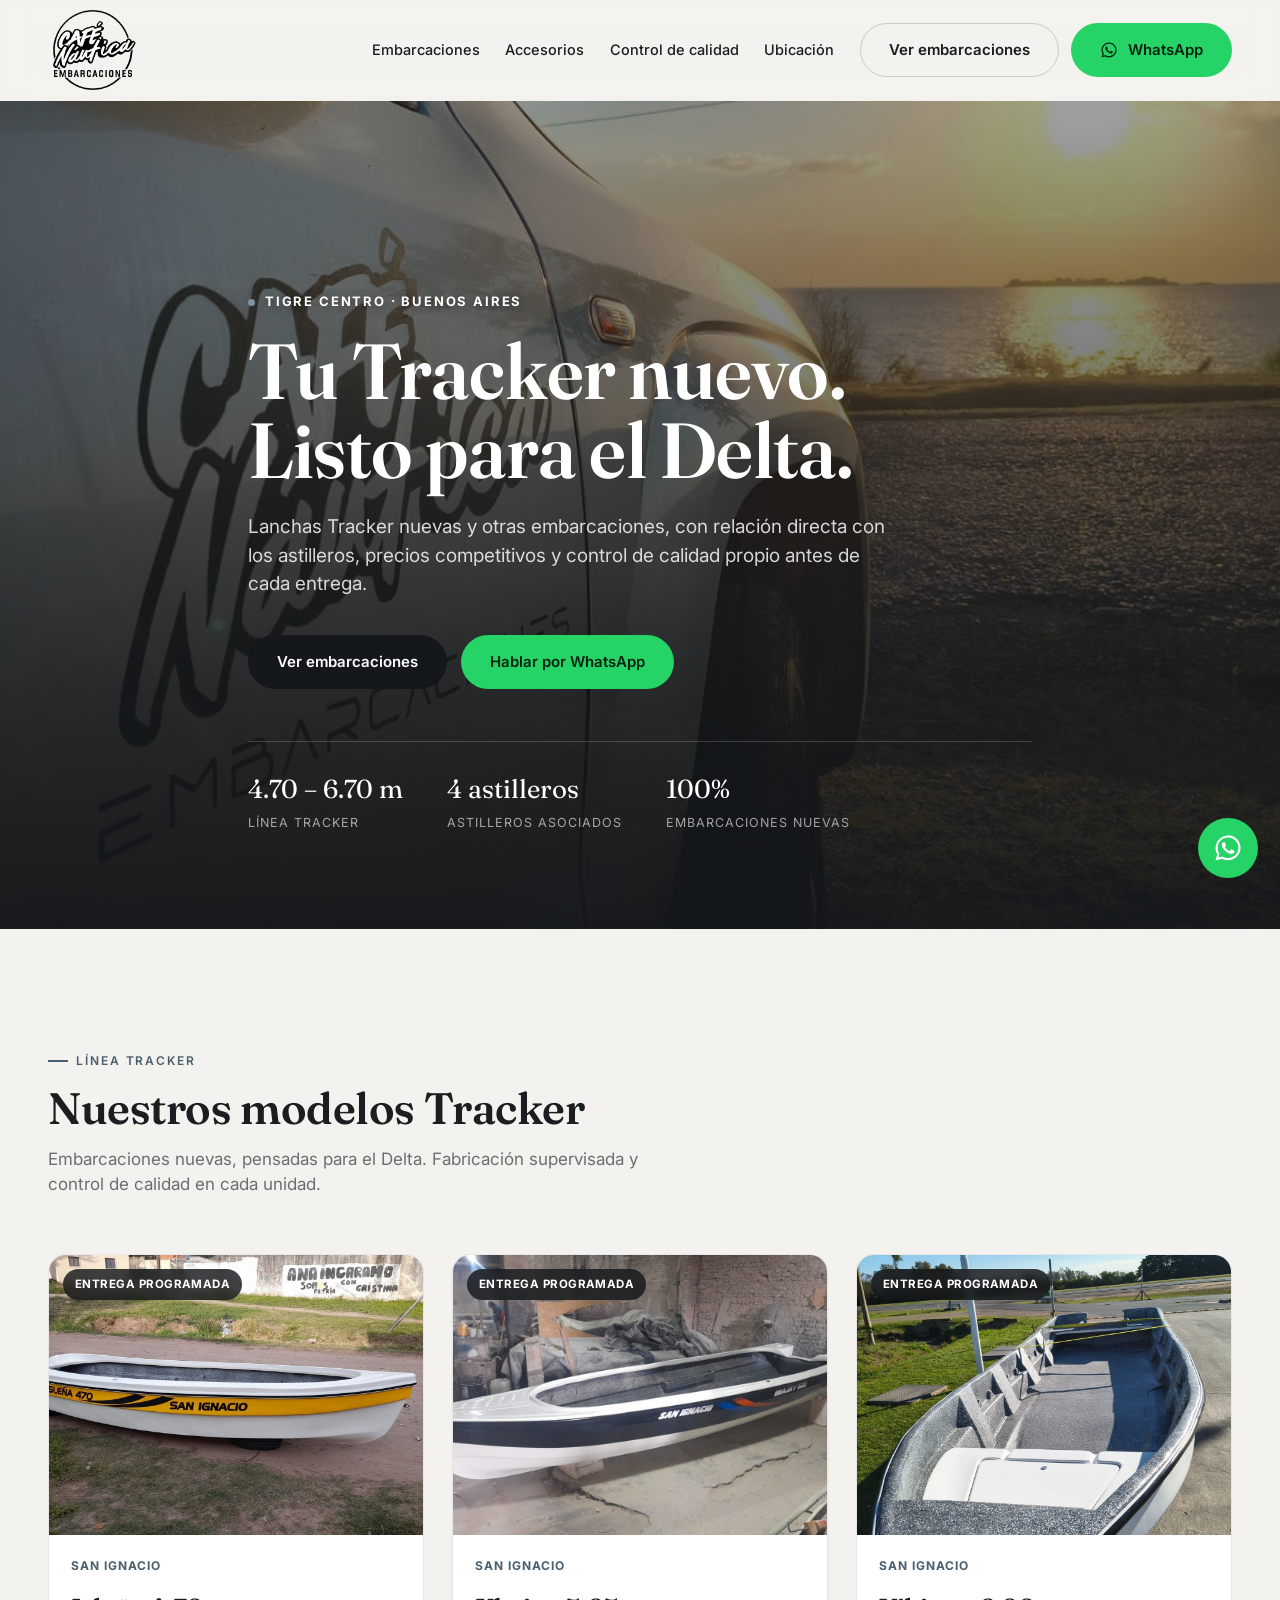
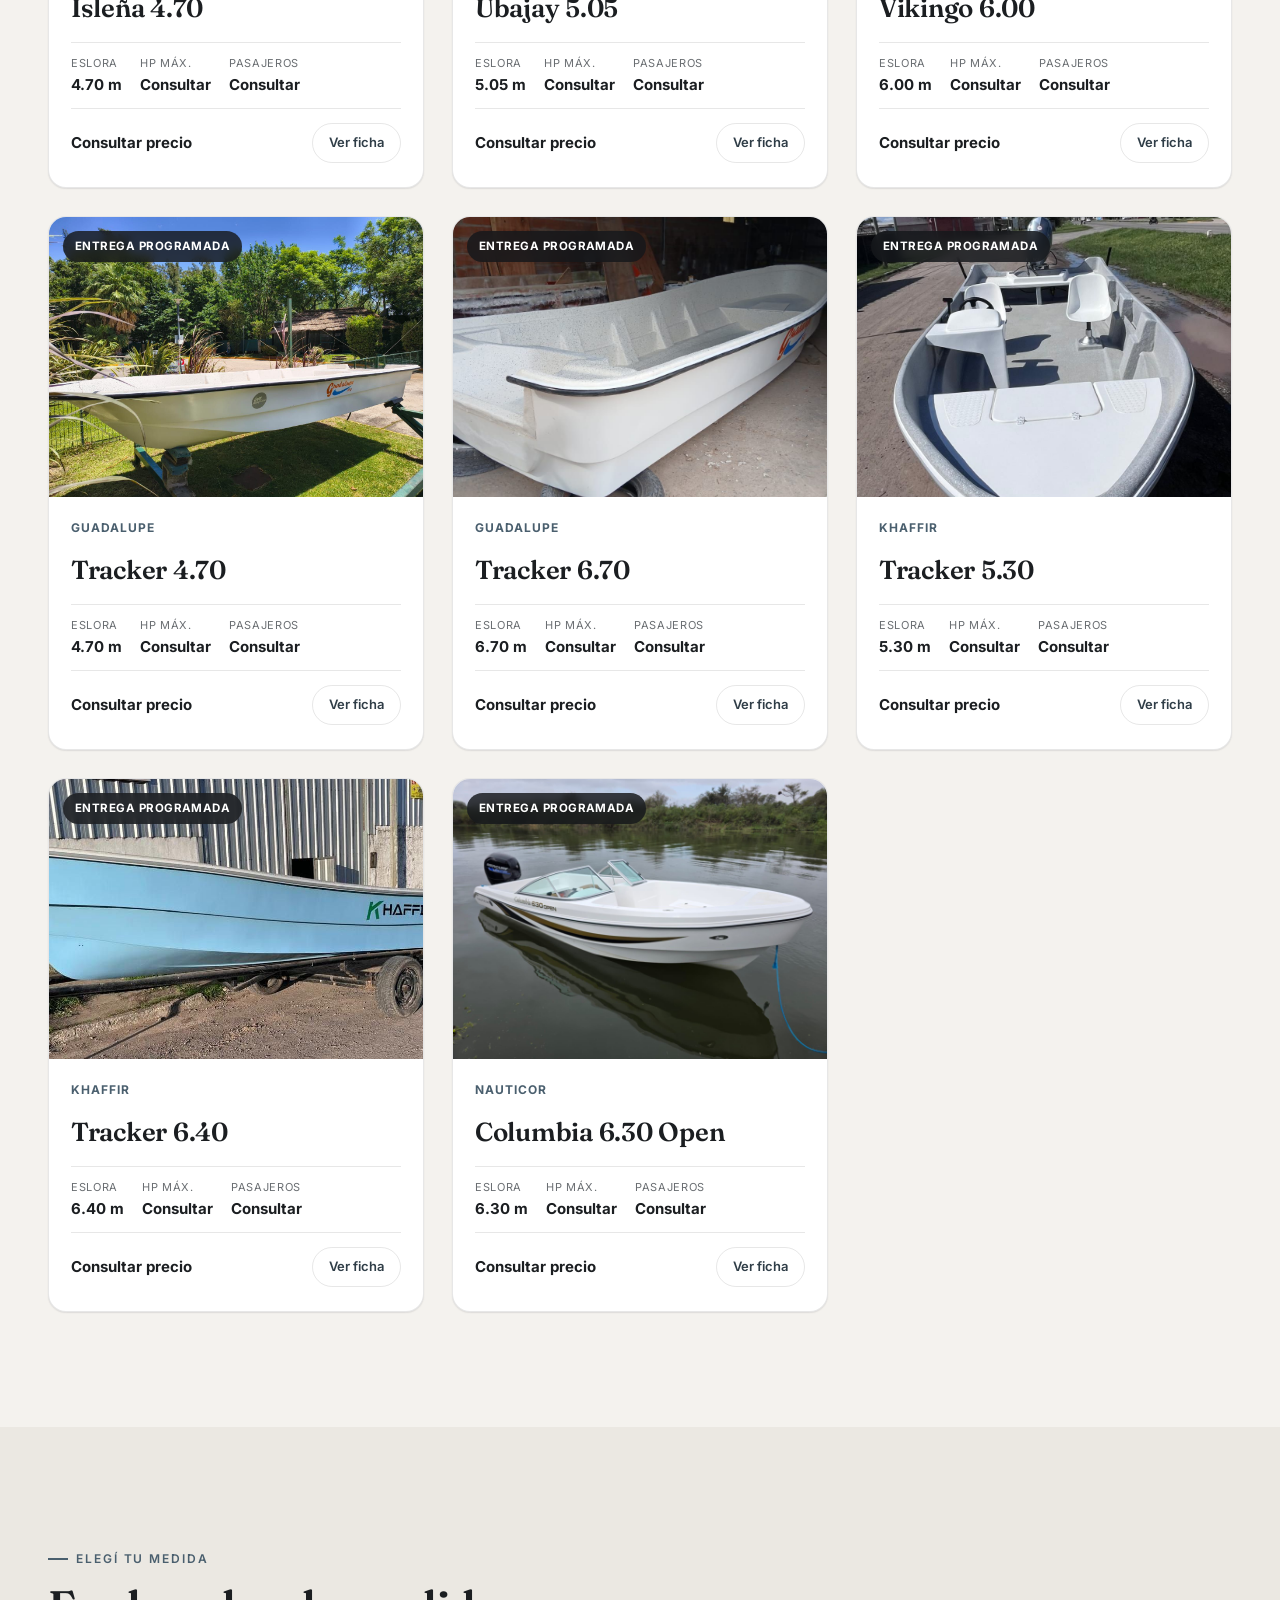
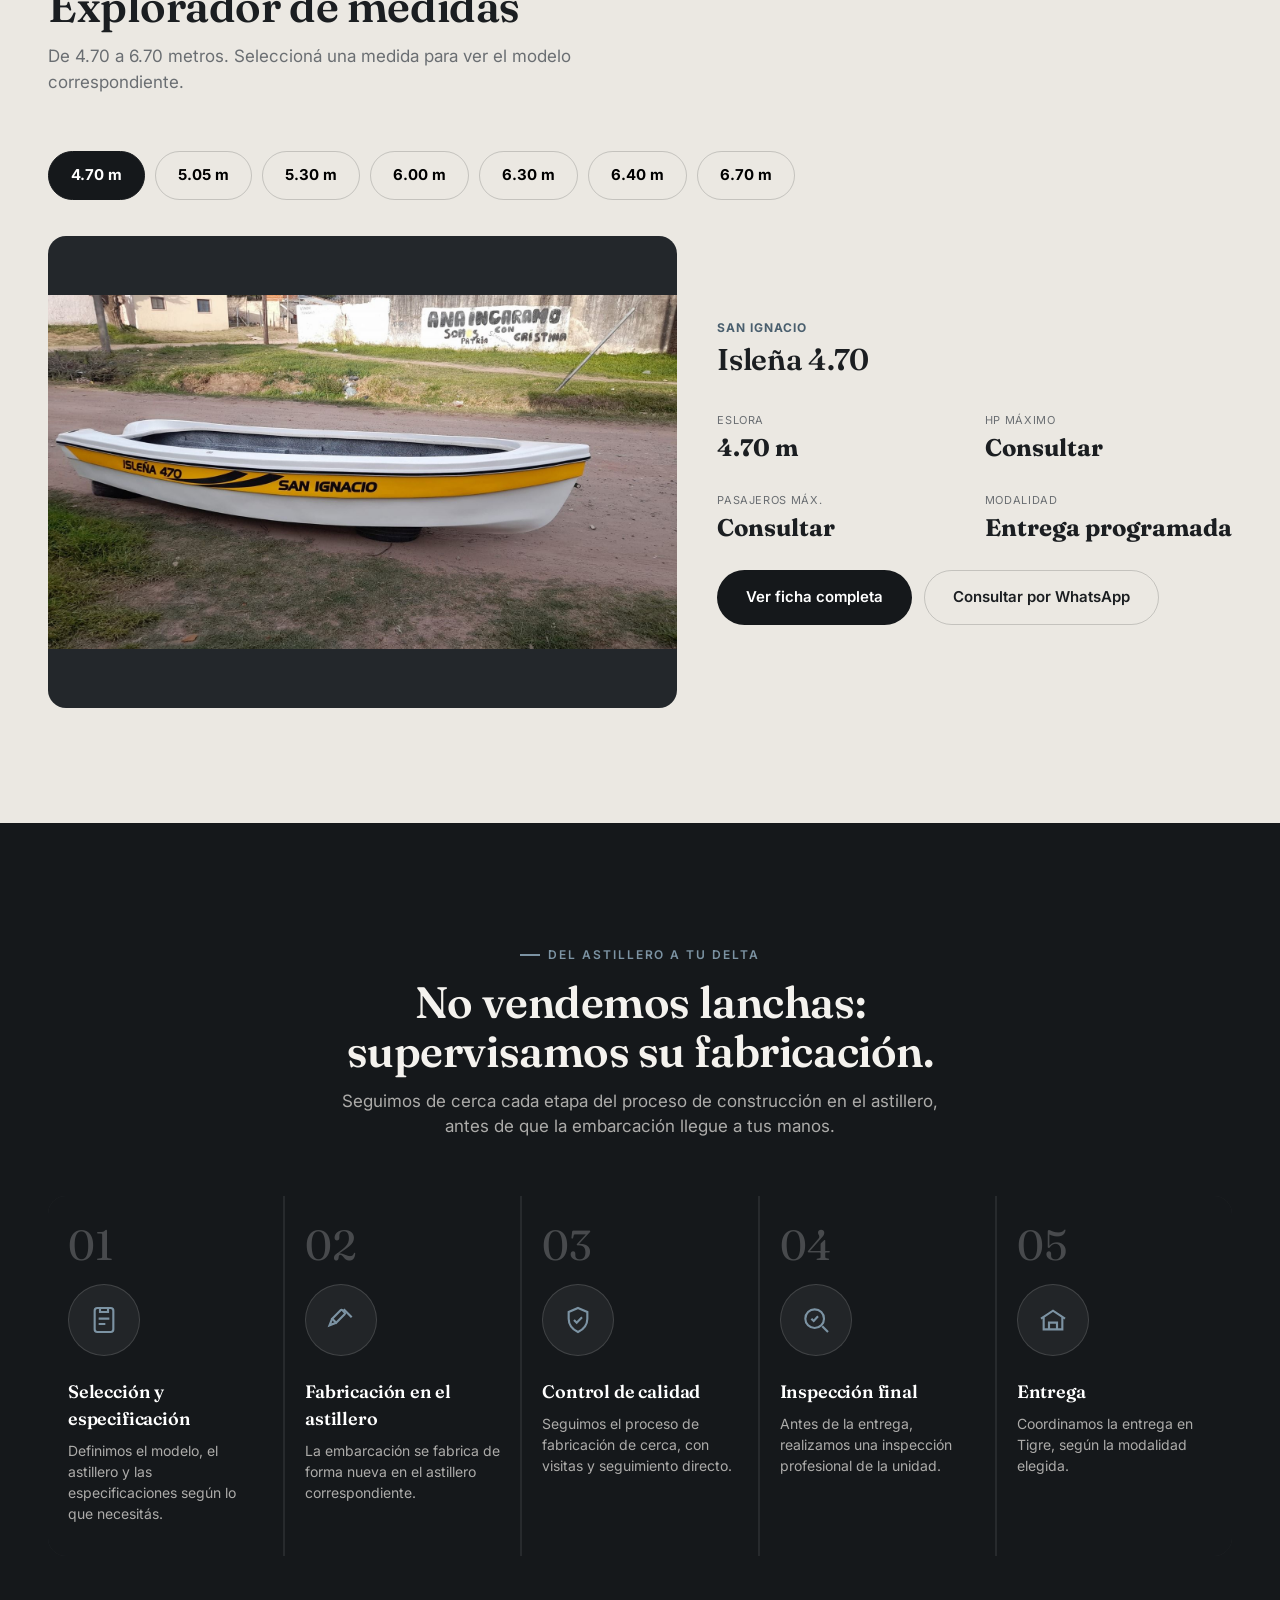
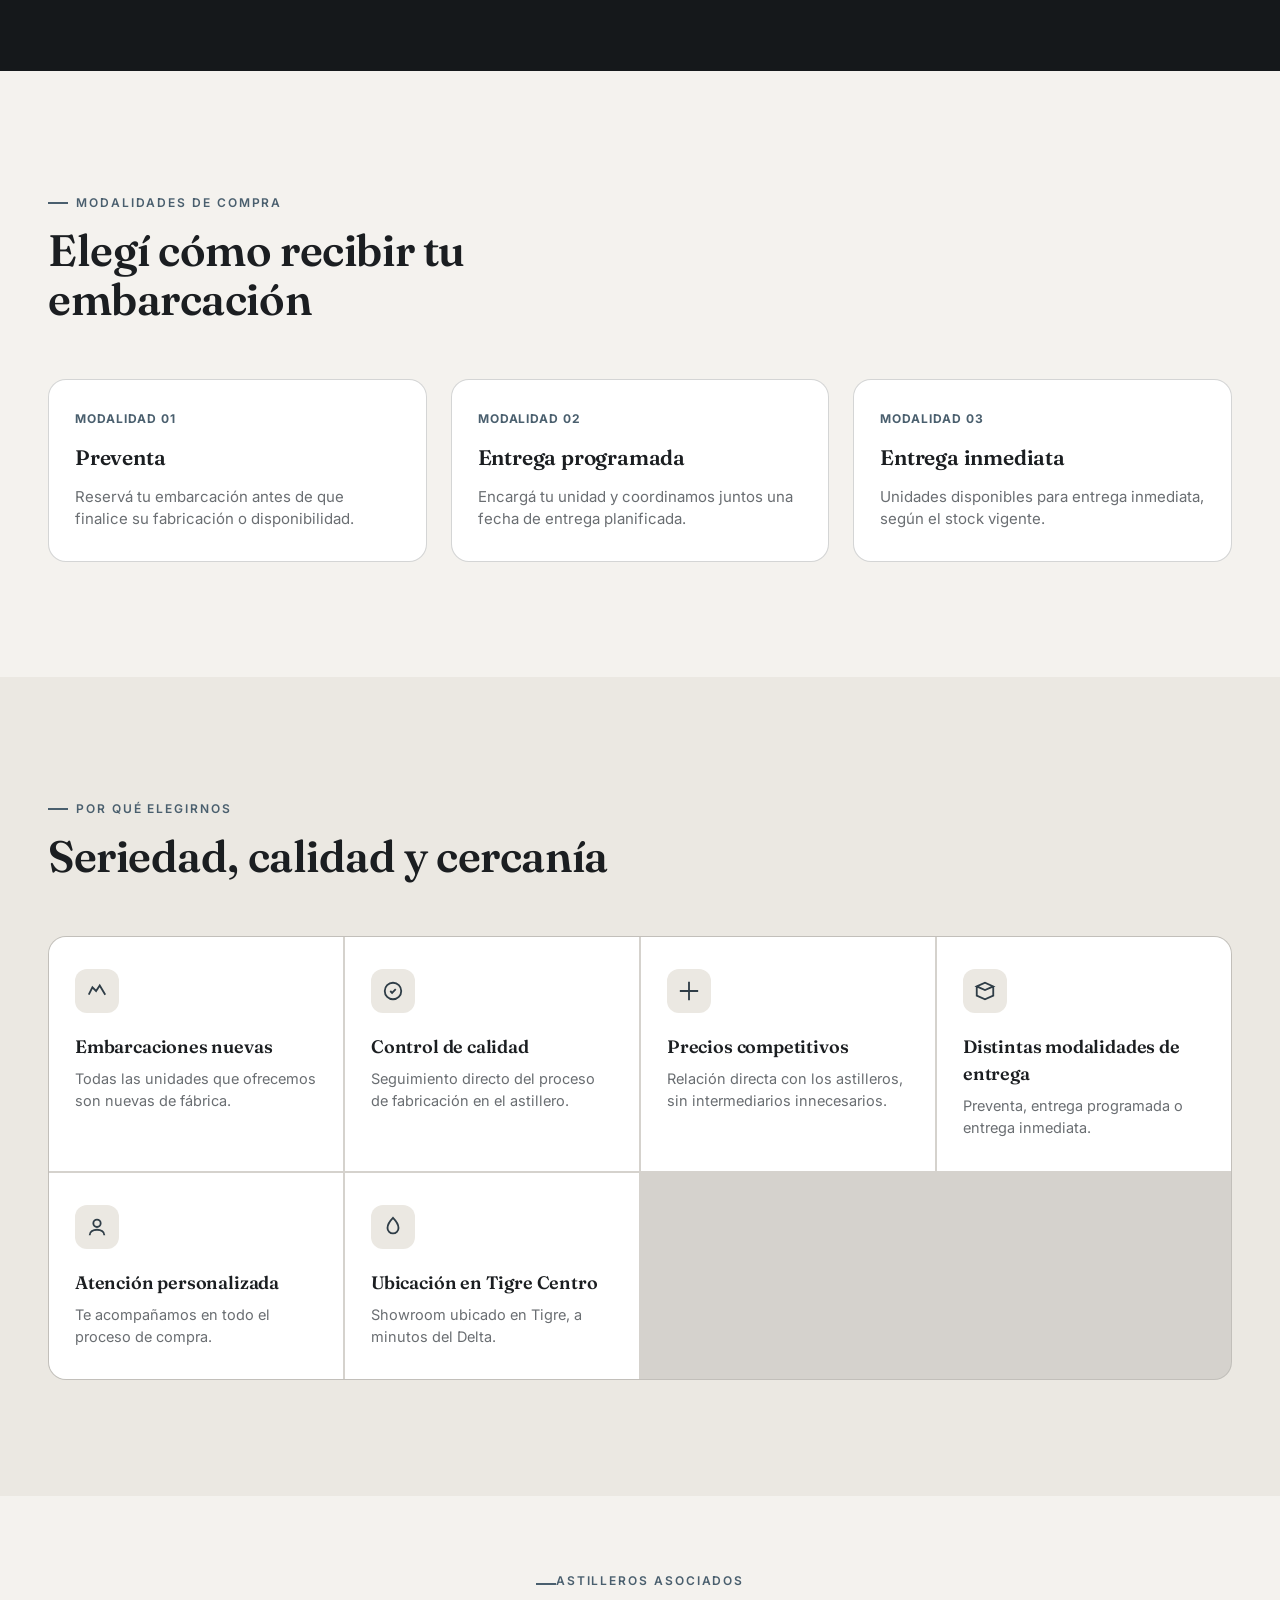
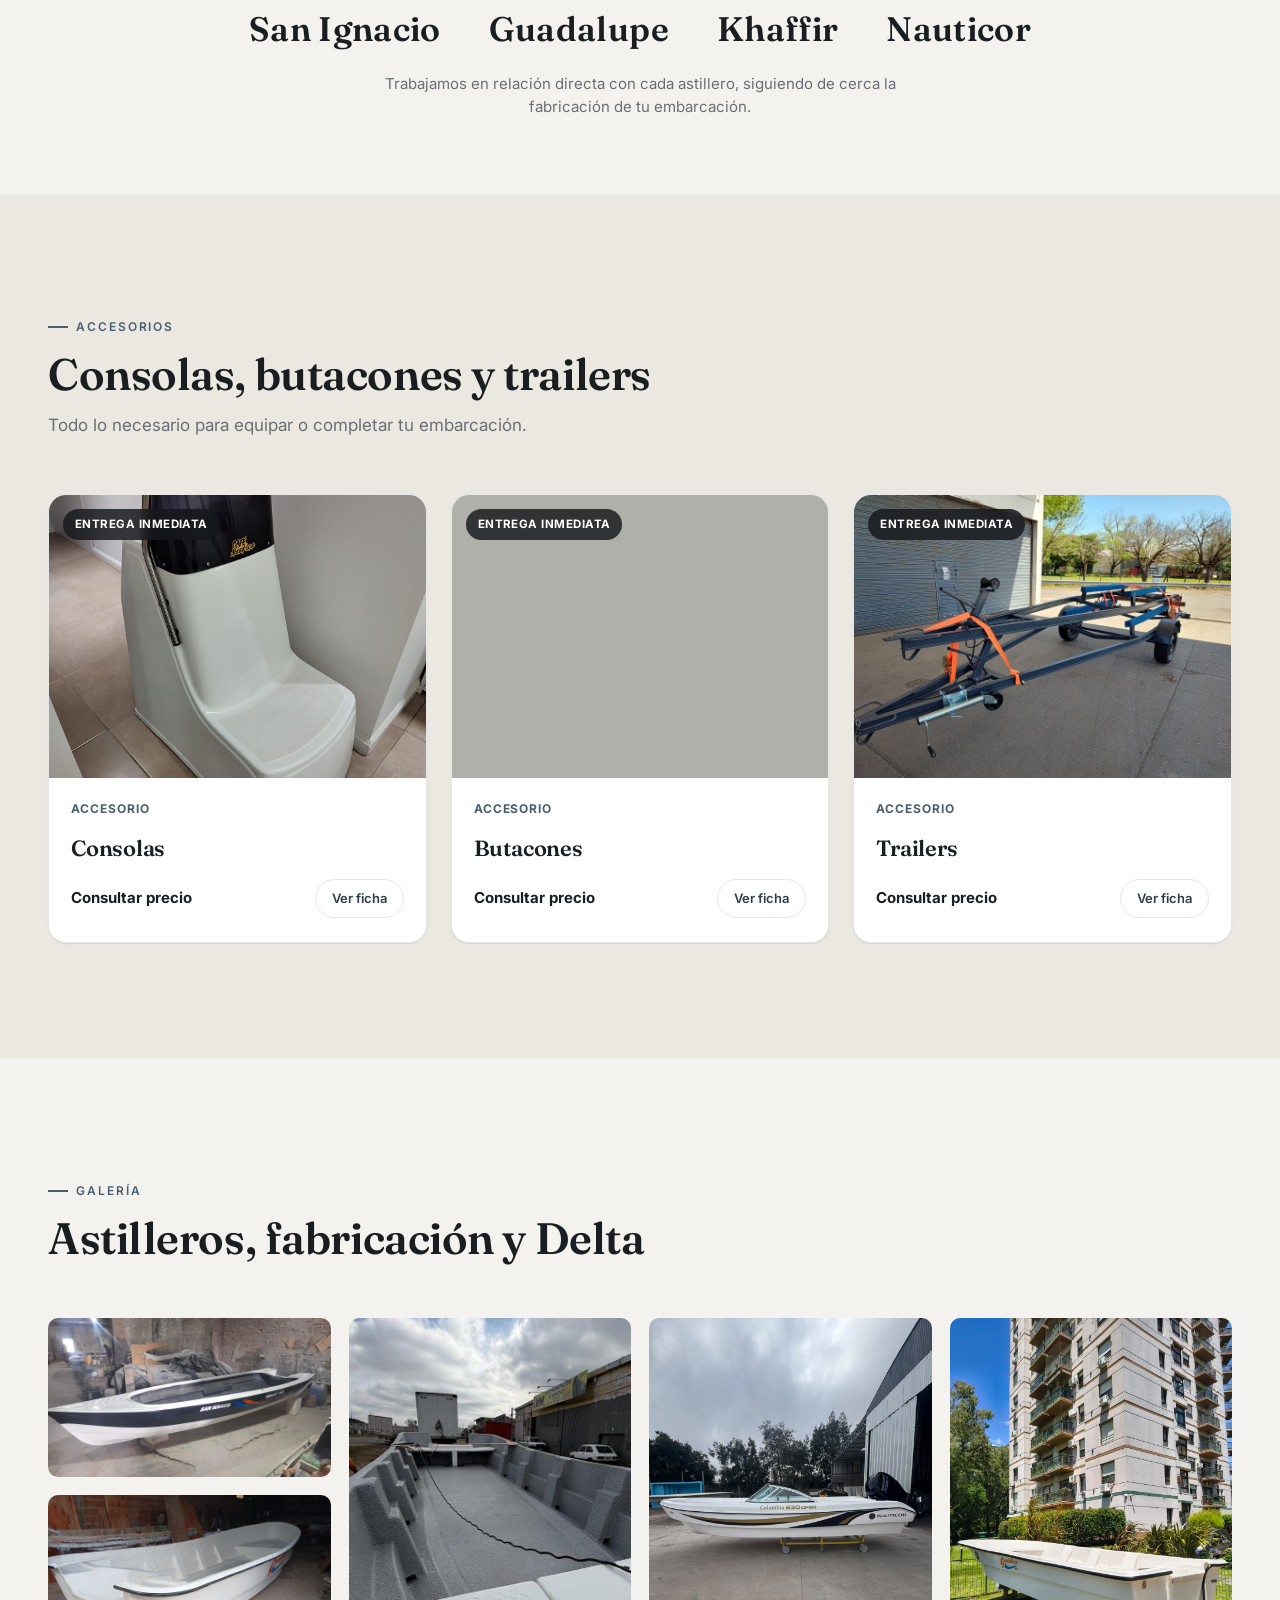
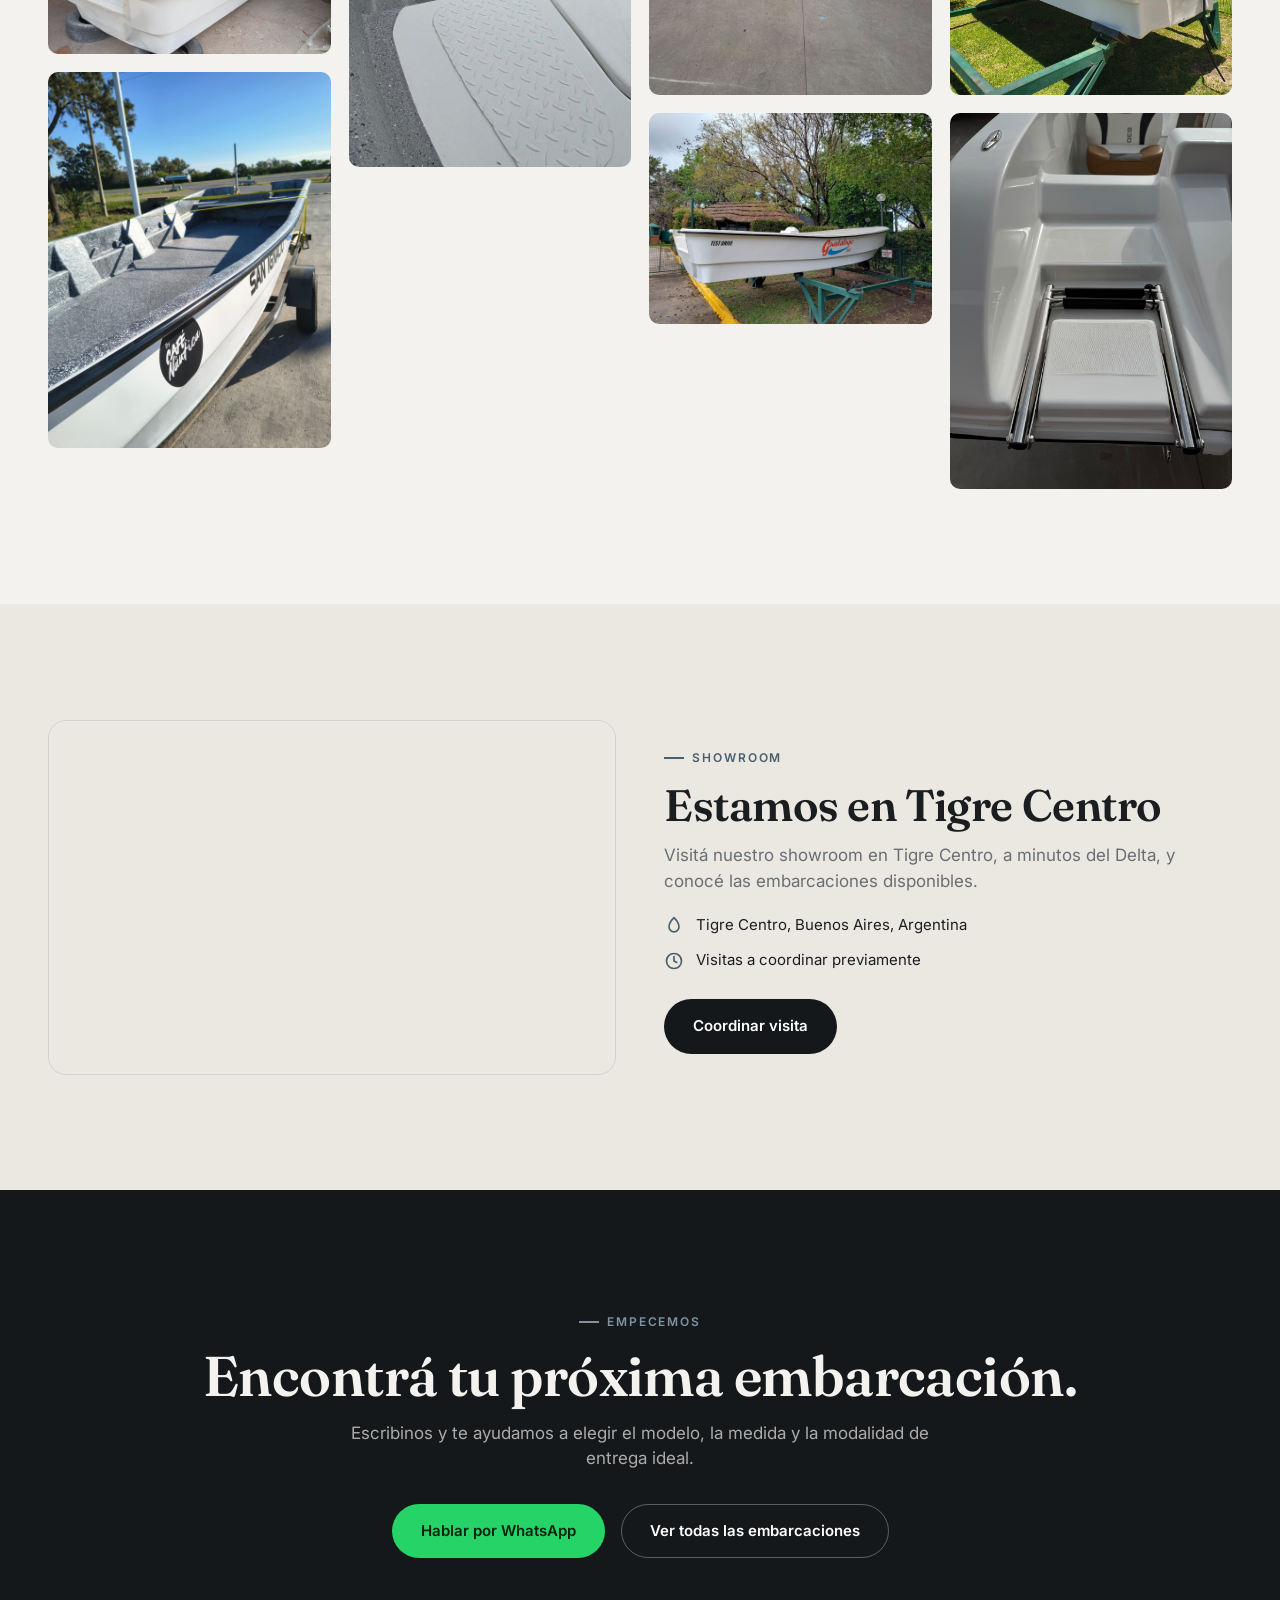
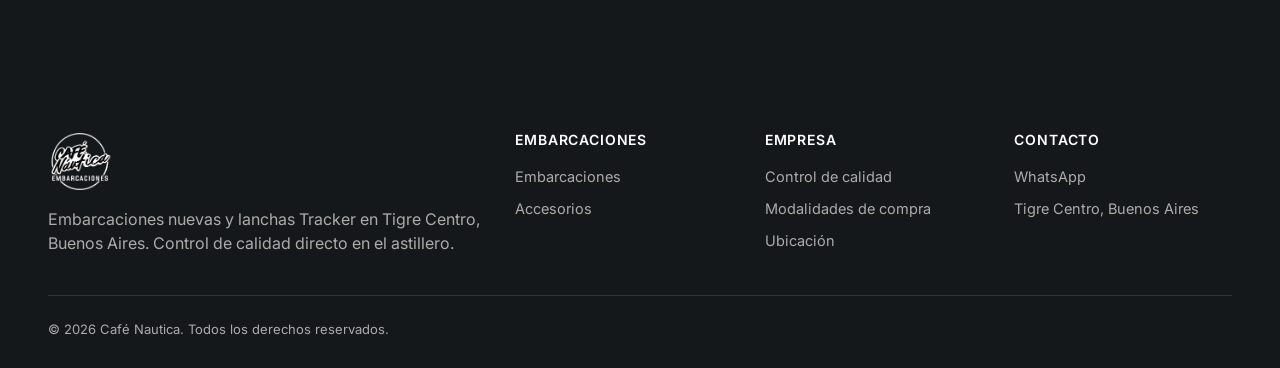
<file: index.html>
<!DOCTYPE html>
<html lang="es-AR">
<head>
<meta charset="UTF-8" />
<meta name="viewport" content="width=device-width, initial-scale=1" />
<title>Café Nautica | Embarcaciones nuevas y Tracker en Tigre, Buenos Aires</title>
<meta name="description" content="Venta de embarcaciones nuevas y lanchas Tracker en Tigre Centro. Trabajamos directo con los astilleros San Ignacio, Guadalupe, Khaffir y Nauticor, con control de calidad propio antes de cada entrega." />
<link rel="canonical" href="https://www.cafenautica.com.ar/" />

<!-- Open Graph -->
<meta property="og:type" content="website" />
<meta property="og:title" content="Café Nautica | Embarcaciones nuevas en Tigre, Buenos Aires" />
<meta property="og:description" content="Lanchas Tracker nuevas (4.70 a 6.70 m) de nuestros astilleros asociados. Relación directa con el astillero, control de calidad e inspección final antes de la entrega." />
<meta property="og:image" content="images/hero-home.jpg" />
<meta property="og:locale" content="es_AR" />
<meta property="og:url" content="https://www.cafenautica.com.ar/" />

<link rel="icon" type="image/png" href="images/logo.png">
<link rel="preconnect" href="https://fonts.googleapis.com">
<link href="https://fonts.googleapis.com/css2?family=Fraunces:wght@500;600;700&family=Inter:wght@400;500;600;700&display=swap" rel="stylesheet">
<link rel="stylesheet" href="css/styles.css" />

<script type="application/ld+json">
{
  "@context": "https://schema.org",
  "@type": "LocalBusiness",
  "name": "Café Nautica",
  "description": "Venta de embarcaciones nuevas y lanchas Tracker en Tigre Centro, Buenos Aires, con control de calidad directo en los astilleros.",
  "areaServed": "Tigre, Buenos Aires, Argentina",
  "address": {
    "@type": "PostalAddress",
    "addressLocality": "Tigre",
    "addressRegion": "Buenos Aires",
    "addressCountry": "AR"
  },
  "url": "https://www.cafenautica.com.ar/"
}
</script>
</head>
<body>
<a href="#main" class="skip-link">Saltar al contenido</a>

<header class="site-header" data-site-header>
  <div class="container">
    <a href="index.html" class="brand"><img src="images/logo.png" alt="Café Nautica"  /></a>
    <nav class="nav" data-nav-menu>
      <a href="embarcaciones.html">Embarcaciones</a>
      <a href="embarcaciones.html?astillero=__accesorios__">Accesorios</a>
      <a href="index.html#control-calidad">Control de calidad</a>
      <a href="index.html#ubicacion">Ubicación</a>
      <div class="nav-actions">
        <a class="btn btn--outline" href="embarcaciones.html">Ver embarcaciones</a>
        <a class="btn btn--whatsapp" data-whatsapp href="#">
          <svg viewBox="0 0 24 24" fill="currentColor" aria-hidden="true"><path d="M12.04 2c-5.52 0-10 4.48-10 10 0 1.76.46 3.48 1.34 5L2 22l5.17-1.35a9.96 9.96 0 0 0 4.87 1.24h.01c5.52 0 10-4.48 10-10s-4.48-10-10.01-10zm0 18.17h-.01a8.3 8.3 0 0 1-4.24-1.16l-.3-.18-3.15.82.84-3.07-.2-.32a8.27 8.27 0 0 1-1.27-4.41c0-4.58 3.73-8.3 8.32-8.3 2.22 0 4.31.87 5.88 2.44a8.26 8.26 0 0 1 2.43 5.87c0 4.58-3.73 8.11-8.3 8.11zm4.56-6.21c-.25-.12-1.47-.72-1.7-.81-.23-.08-.39-.12-.56.13-.17.25-.64.81-.78.97-.14.17-.29.19-.54.06-.25-.12-1.04-.38-1.98-1.21-.73-.65-1.23-1.46-1.37-1.71-.14-.25-.02-.38.11-.51.11-.11.25-.29.37-.43.12-.14.16-.25.25-.41.08-.17.04-.31-.02-.44-.06-.12-.56-1.34-.76-1.84-.2-.48-.41-.42-.56-.43h-.48c-.17 0-.44.06-.67.31-.23.25-.87.85-.87 2.07 0 1.22.89 2.4 1.01 2.57.12.17 1.76 2.69 4.27 3.77.6.26 1.06.41 1.43.53.6.19 1.15.16 1.58.1.48-.07 1.47-.6 1.68-1.19.21-.58.21-1.08.14-1.19-.07-.1-.23-.16-.48-.28z"/></svg>
          WhatsApp
        </a>
      </div>
    </nav>
    <button class="nav-toggle" data-nav-toggle aria-label="Abrir menú" aria-expanded="false"><span></span></button>
  </div>
</header>

<main id="main">

  <!-- 1. HERO -->
  <section class="hero">
    <div class="hero__bg"><img src="images/hero-home.jpg" alt="Embarcación Tracker navegando en el Delta de Tigre" /></div>
    <div class="container hero__content">
      <p class="hero__kicker">Tigre Centro · Buenos Aires</p>
      <h1 class="hero__title">Tu Tracker nuevo.<br />Listo para el Delta.</h1>
      <p class="hero__sub">Lanchas Tracker nuevas y otras embarcaciones, con relación directa con los astilleros, precios competitivos y control de calidad propio antes de cada entrega.</p>
      <div class="hero__ctas">
        <a class="btn btn--primary" href="embarcaciones.html">Ver embarcaciones</a>
        <a class="btn btn--whatsapp" data-whatsapp href="#">Hablar por WhatsApp</a>
      </div>
      <div class="hero__meta">
        <div class="hero__meta-item"><span class="num">4.70 – 6.70 m</span><span class="label">Línea Tracker</span></div>
        <div class="hero__meta-item"><span class="num">4 astilleros</span><span class="label">Astilleros asociados</span></div>
        <div class="hero__meta-item"><span class="num">100%</span><span class="label">Embarcaciones nuevas</span></div>
      </div>
    </div>
  </section>

  <!-- 2. FEATURED TRACKERS -->
  <section class="section-pad" id="trackers">
    <div class="container">
      <div class="section-head">
        <p class="eyebrow">Línea Tracker</p>
        <h2 class="section-title">Nuestros modelos Tracker</h2>
        <p class="section-sub">Embarcaciones nuevas, pensadas para el Delta. Fabricación supervisada y control de calidad en cada unidad.</p>
      </div>
      <div class="product-grid product-grid--featured" data-featured-trackers data-reveal></div>
    </div>
  </section>

  <!-- 3. TRACKER SIZE EXPLORER -->
  <section class="section-pad section--alt" id="medidas">
    <div class="container">
      <div class="section-head">
        <p class="eyebrow">Elegí tu medida</p>
        <h2 class="section-title">Explorador de medidas</h2>
        <p class="section-sub">De 4.70 a 6.70 metros. Seleccioná una medida para ver el modelo correspondiente.</p>
      </div>
      <div class="size-explorer__tabs" data-size-tabs role="tablist" aria-label="Medidas Tracker"></div>
      <div class="size-explorer__panel" data-size-panel></div>
    </div>
  </section>

  <!-- 4. QUALITY CONTROL -->
  <section class="section-pad section--dark" id="control-calidad">
    <div class="container">
      <div class="section-head section-head--center" style="max-width:720px;">
        <p class="eyebrow">Del astillero a tu Delta</p>
        <h2 class="section-title">No vendemos lanchas: supervisamos su fabricación.</h2>
        <p class="section-sub">Seguimos de cerca cada etapa del proceso de construcción en el astillero, antes de que la embarcación llegue a tus manos.</p>
      </div>
      <div class="process-grid">
        <article class="process-step" data-reveal>
          <span class="process-step__num">01</span>
          <div class="process-step__icon"><svg viewBox="0 0 24 24" fill="none" stroke="currentColor" stroke-width="1.6"><rect x="5" y="3" width="14" height="18" rx="2" /><path d="M9 3h6v3H9z" /><path d="M8 11h8M8 15h5" /></svg></div>
          <h3>Selección y especificación</h3>
          <p>Definimos el modelo, el astillero y las especificaciones según lo que necesitás.</p>
        </article>
        <article class="process-step" data-reveal data-reveal-delay="1">
          <span class="process-step__num">02</span>
          <div class="process-step__icon"><svg viewBox="0 0 24 24" fill="none" stroke="currentColor" stroke-width="1.6"><path d="M14.7 6.3a1 1 0 0 1 0 1.4L8.4 14l-3-3 6.3-6.3a1 1 0 0 1 1.4 0z" /><path d="M5.4 11l-2 5 5-2" /><path d="M14 4l6 6" /></svg></div>
          <h3>Fabricación en el astillero</h3>
          <p>La embarcación se fabrica de forma nueva en el astillero correspondiente.</p>
        </article>
        <article class="process-step" data-reveal data-reveal-delay="2">
          <span class="process-step__num">03</span>
          <div class="process-step__icon"><svg viewBox="0 0 24 24" fill="none" stroke="currentColor" stroke-width="1.6"><path d="M12 3l7 3v5c0 4.5-3 8-7 10-4-2-7-5.5-7-10V6z" /><path d="M9 12l2 2 4-4" /></svg></div>
          <h3>Control de calidad</h3>
          <p>Seguimos el proceso de fabricación de cerca, con visitas y seguimiento directo.</p>
        </article>
        <article class="process-step" data-reveal data-reveal-delay="3">
          <span class="process-step__num">04</span>
          <div class="process-step__icon"><svg viewBox="0 0 24 24" fill="none" stroke="currentColor" stroke-width="1.6"><circle cx="11" cy="11" r="7" /><path d="M21 21l-4.3-4.3" /><path d="M8.5 11l1.8 1.8 3.2-3.6" /></svg></div>
          <h3>Inspección final</h3>
          <p>Antes de la entrega, realizamos una inspección profesional de la unidad.</p>
        </article>
        <article class="process-step" data-reveal data-reveal-delay="4">
          <span class="process-step__num">05</span>
          <div class="process-step__icon"><svg viewBox="0 0 24 24" fill="none" stroke="currentColor" stroke-width="1.6"><path d="M3 11l9-6 9 6" /><path d="M5 10v9h14v-9" /><path d="M9 19v-5h6v5" /></svg></div>
          <h3>Entrega</h3>
          <p>Coordinamos la entrega en Tigre, según la modalidad elegida.</p>
        </article>
      </div>
    </div>
  </section>

  <!-- Purchase modalities -->
  <section class="section-pad" id="modalidades">
    <div class="container">
      <div class="section-head">
        <p class="eyebrow">Modalidades de compra</p>
        <h2 class="section-title">Elegí cómo recibir tu embarcación</h2>
      </div>
      <div class="modalities-grid">
        <div class="modality-card" data-reveal>
          <span class="modality-card__num">Modalidad 01</span>
          <h3>Preventa</h3>
          <p>Reservá tu embarcación antes de que finalice su fabricación o disponibilidad.</p>
        </div>
        <div class="modality-card" data-reveal data-reveal-delay="1">
          <span class="modality-card__num">Modalidad 02</span>
          <h3>Entrega programada</h3>
          <p>Encargá tu unidad y coordinamos juntos una fecha de entrega planificada.</p>
        </div>
        <div class="modality-card" data-reveal data-reveal-delay="2">
          <span class="modality-card__num">Modalidad 03</span>
          <h3>Entrega inmediata</h3>
          <p>Unidades disponibles para entrega inmediata, según el stock vigente.</p>
        </div>
      </div>
    </div>
  </section>

  <!-- 5. WHY BUY FROM US -->
  <section class="section-pad section--alt">
    <div class="container">
      <div class="section-head">
        <p class="eyebrow">Por qué elegirnos</p>
        <h2 class="section-title">Seriedad, calidad y cercanía</h2>
      </div>
      <div class="feature-grid">
        <div class="feature-card">
          <div class="feature-card__icon"><svg viewBox="0 0 24 24" fill="none" stroke="currentColor" stroke-width="2"><path d="M3 16l4-8 4 4 4-6 6 10" /></svg></div>
          <h3>Embarcaciones nuevas</h3>
          <p>Todas las unidades que ofrecemos son nuevas de fábrica.</p>
        </div>
        <div class="feature-card">
          <div class="feature-card__icon"><svg viewBox="0 0 24 24" fill="none" stroke="currentColor" stroke-width="2"><path d="M9 12l2 2 4-4M21 12a9 9 0 1 1-18 0 9 9 0 0 1 18 0z" /></svg></div>
          <h3>Control de calidad</h3>
          <p>Seguimiento directo del proceso de fabricación en el astillero.</p>
        </div>
        <div class="feature-card">
          <div class="feature-card__icon"><svg viewBox="0 0 24 24" fill="none" stroke="currentColor" stroke-width="2"><path d="M12 2v20M2 12h20" /></svg></div>
          <h3>Precios competitivos</h3>
          <p>Relación directa con los astilleros, sin intermediarios innecesarios.</p>
        </div>
        <div class="feature-card">
          <div class="feature-card__icon"><svg viewBox="0 0 24 24" fill="none" stroke="currentColor" stroke-width="2"><path d="M3 7l9-4 9 4-9 4-9-4zM3 7v10l9 4 9-4V7" /></svg></div>
          <h3>Distintas modalidades de entrega</h3>
          <p>Preventa, entrega programada o entrega inmediata.</p>
        </div>
        <div class="feature-card">
          <div class="feature-card__icon"><svg viewBox="0 0 24 24" fill="none" stroke="currentColor" stroke-width="2"><circle cx="12" cy="8" r="4" /><path d="M4 21c0-4 4-6 8-6s8 2 8 6" /></svg></div>
          <h3>Atención personalizada</h3>
          <p>Te acompañamos en todo el proceso de compra.</p>
        </div>
        <div class="feature-card">
          <div class="feature-card__icon"><svg viewBox="0 0 24 24" fill="none" stroke="currentColor" stroke-width="2"><path d="M12 2c4 4 6 7 6 11a6 6 0 1 1-12 0c0-4 2-7 6-11z" /></svg></div>
          <h3>Ubicación en Tigre Centro</h3>
          <p>Showroom ubicado en Tigre, a minutos del Delta.</p>
        </div>
      </div>
    </div>
  </section>

  <!-- 6. BRANDS -->
  <section class="section-pad--tight">
    <div class="container">
      <p class="eyebrow brand-partners__eyebrow">Astilleros asociados</p>
      <div class="brand-partners">
        <span class="brand-partners__name">San Ignacio</span>
        <span class="brand-partners__name">Guadalupe</span>
        <span class="brand-partners__name">Khaffir</span>
        <span class="brand-partners__name">Nauticor</span>
      </div>
      <p class="brand-partners__note">Trabajamos en relación directa con cada astillero, siguiendo de cerca la fabricación de tu embarcación.</p>
    </div>
  </section>

  <!-- 7. ACCESSORIES -->
  <section class="section-pad section--alt" id="accesorios">
    <div class="container">
      <div class="section-head">
        <p class="eyebrow">Accesorios</p>
        <h2 class="section-title">Consolas, butacones y trailers</h2>
        <p class="section-sub">Todo lo necesario para equipar o completar tu embarcación.</p>
      </div>
      <div class="accessory-grid" data-accessories data-reveal></div>
    </div>
  </section>

  <!-- 8. GENERAL GALLERY -->
  <section class="section-pad" id="galeria">
    <div class="container">
      <div class="section-head">
        <p class="eyebrow">Galería</p>
        <h2 class="section-title">Astilleros, fabricación y Delta</h2>
      </div>
      <div class="gallery-masonry">
        <figure><img src="images/san-ignacio-ubajay-505-1.jpg" alt="Interior del astillero San Ignacio" loading="lazy" /><figcaption>Astillero</figcaption></figure>
        <figure><img src="images/guadalupe-tracker-670-2.jpg" alt="Casco en proceso de fabricación en el astillero Guadalupe" loading="lazy" /><figcaption>Fabricación</figcaption></figure>
        <figure><img src="images/san-ignacio-vikingo-600-2.jpg" alt="Unidad con sticker de control de calidad Café Nautica" loading="lazy" /><figcaption>Control de calidad</figcaption></figure>
        <figure><img src="images/khaffir-tracker-640-4.jpg" alt="Detalle de terminaciones y herrajes" loading="lazy" /><figcaption>Detalle</figcaption></figure>
        <figure><img src="images/nauticor-columbia-630-3.jpg" alt="Nauticor Columbia 6.30 Open terminada" loading="lazy" /><figcaption>Embarcación terminada</figcaption></figure>
        <figure><img src="images/guadalupe-tracker-670-3.jpg" alt="Embarcación en un entorno del Delta de Tigre" loading="lazy" /><figcaption>Delta de Tigre</figcaption></figure>
        <figure><img src="images/guadalupe-tracker-470-2.jpg" alt="Momento de entrega de una embarcación" loading="lazy" /><figcaption>Entrega</figcaption></figure>
        <figure><img src="images/nauticor-columbia-630-5.jpg" alt="Detalle de terminaciones interiores" loading="lazy" /><figcaption>Terminaciones</figcaption></figure>
      </div>
    </div>
  </section>

  <!-- 9. TIGRE LOCATION -->
  <section class="section-pad section--alt" id="ubicacion">
    <div class="container location-grid">
      <div class="location-map">
        <iframe
          src="https://www.google.com/maps?q=Tigre+Centro,+Buenos+Aires,+Argentina&output=embed"
          title="Mapa — Tigre Centro, Buenos Aires"
          loading="lazy"
          referrerpolicy="no-referrer-when-downgrade"
          allowfullscreen></iframe>
      </div>
      <div class="location-info">
        <p class="eyebrow">Showroom</p>
        <h2 class="section-title">Estamos en Tigre Centro</h2>
        <p class="section-sub">Visitá nuestro showroom en Tigre Centro, a minutos del Delta, y conocé las embarcaciones disponibles.</p>
        <ul>
          <li><svg viewBox="0 0 24 24" fill="none" stroke="currentColor" stroke-width="2"><path d="M12 2c4 4 6 7 6 11a6 6 0 1 1-12 0c0-4 2-7 6-11z" /></svg> Tigre Centro, Buenos Aires, Argentina</li>
          <li><svg viewBox="0 0 24 24" fill="none" stroke="currentColor" stroke-width="2"><path d="M12 6v6l4 2" /><circle cx="12" cy="12" r="9" /></svg> Visitas a coordinar previamente</li>
        </ul>
        <div class="hero__ctas" style="margin-top:28px;">
          <a class="btn btn--primary" data-whatsapp data-whatsapp-msg="Hola, quiero coordinar una visita al showroom en Tigre." href="#">Coordinar visita</a>
        </div>
      </div>
    </div>
  </section>

  <!-- 10. FINAL CTA -->
  <section class="section-pad section--dark final-cta">
    <div class="container">
      <p class="eyebrow" style="justify-content:center;">Empecemos</p>
      <h2 class="section-title">Encontrá tu próxima embarcación.</h2>
      <p class="section-sub" style="margin-inline:auto;">Escribinos y te ayudamos a elegir el modelo, la medida y la modalidad de entrega ideal.</p>
      <div class="final-cta__ctas">
        <a class="btn btn--whatsapp" data-whatsapp href="#">Hablar por WhatsApp</a>
        <a class="btn btn--outline" href="embarcaciones.html">Ver todas las embarcaciones</a>
      </div>
    </div>
  </section>

</main>

<footer class="site-footer">
  <div class="container">
    <div class="footer-grid">
      <div>
        <p class="footer-brand"><img src="images/logo.png" alt="Café Nautica"  /></p>
        <p>Embarcaciones nuevas y lanchas Tracker en Tigre Centro, Buenos Aires. Control de calidad directo en el astillero.</p>
      </div>
      <div>
        <h4>Embarcaciones</h4>
        <ul>
          <li><a href="embarcaciones.html">Embarcaciones</a></li>
          <li><a href="embarcaciones.html?astillero=__accesorios__">Accesorios</a></li>
        </ul>
      </div>
      <div>
        <h4>Empresa</h4>
        <ul>
          <li><a href="index.html#control-calidad">Control de calidad</a></li>
          <li><a href="index.html#modalidades">Modalidades de compra</a></li>
          <li><a href="index.html#ubicacion">Ubicación</a></li>
        </ul>
      </div>
      <div>
        <h4>Contacto</h4>
        <ul>
          <li><a data-whatsapp href="#">WhatsApp</a></li>
          
          <li>Tigre Centro, Buenos Aires</li>
        </ul>
      </div>
    </div>
    <div class="footer-bottom">
      <span>© <span data-year></span> Café Nautica. Todos los derechos reservados.</span>
      
    </div>
  </div>
</footer>

<a class="whatsapp-float" data-whatsapp-float href="#" aria-label="Chatear por WhatsApp">
  <svg viewBox="0 0 24 24" fill="currentColor" aria-hidden="true"><path d="M12.04 2c-5.52 0-10 4.48-10 10 0 1.76.46 3.48 1.34 5L2 22l5.17-1.35a9.96 9.96 0 0 0 4.87 1.24h.01c5.52 0 10-4.48 10-10s-4.48-10-10.01-10zm0 18.17h-.01a8.3 8.3 0 0 1-4.24-1.16l-.3-.18-3.15.82.84-3.07-.2-.32a8.27 8.27 0 0 1-1.27-4.41c0-4.58 3.73-8.3 8.32-8.3 2.22 0 4.31.87 5.88 2.44a8.26 8.26 0 0 1 2.43 5.87c0 4.58-3.73 8.11-8.3 8.11zm4.56-6.21c-.25-.12-1.47-.72-1.7-.81-.23-.08-.39-.12-.56.13-.17.25-.64.81-.78.97-.14.17-.29.19-.54.06-.25-.12-1.04-.38-1.98-1.21-.73-.65-1.23-1.46-1.37-1.71-.14-.25-.02-.38.11-.51.11-.11.25-.29.37-.43.12-.14.16-.25.25-.41.08-.17.04-.31-.02-.44-.06-.12-.56-1.34-.76-1.84-.2-.48-.41-.42-.56-.43h-.48c-.17 0-.44.06-.67.31-.23.25-.87.85-.87 2.07 0 1.22.89 2.4 1.01 2.57.12.17 1.76 2.69 4.27 3.77.6.26 1.06.41 1.43.53.6.19 1.15.16 1.58.1.48-.07 1.47-.6 1.68-1.19.21-.58.21-1.08.14-1.19-.07-.1-.23-.16-.48-.28z"/></svg>
</a>

<script type="module" src="js/home.js"></script>
</body>
</html>
</file>
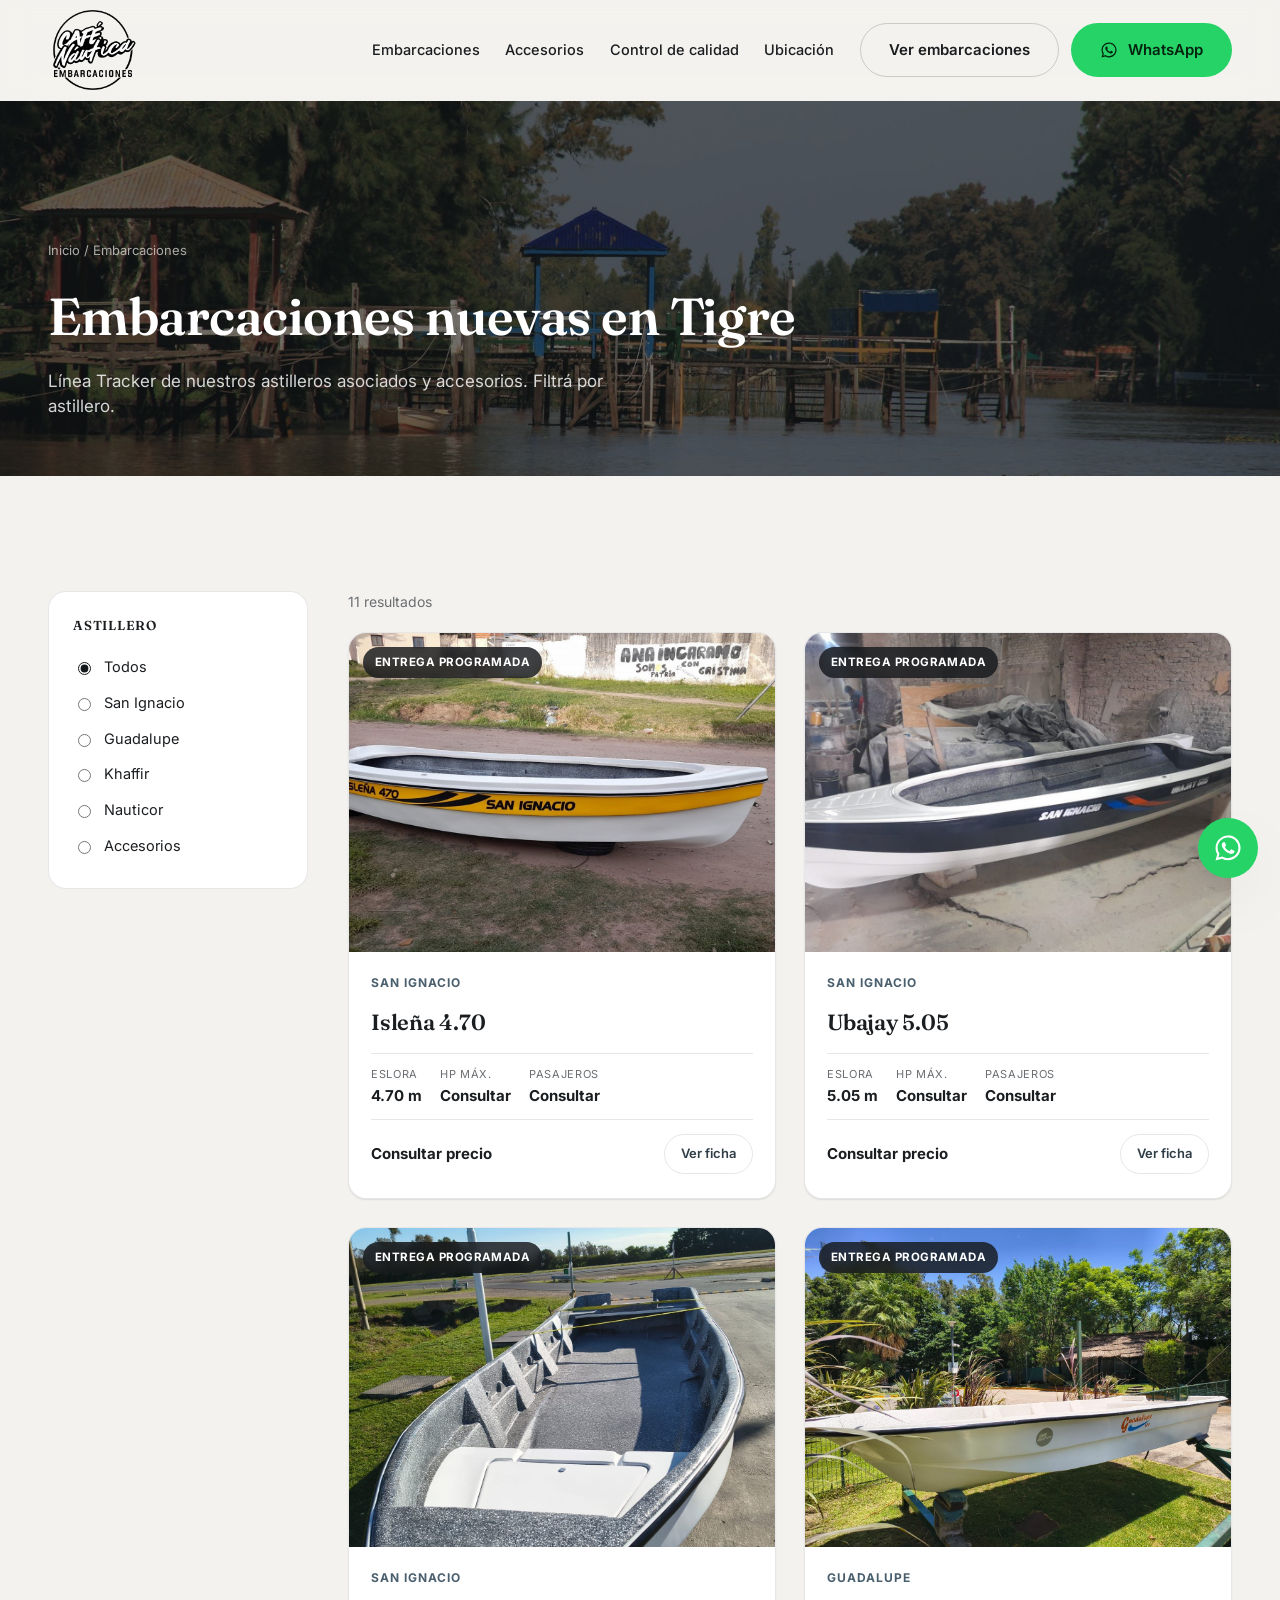
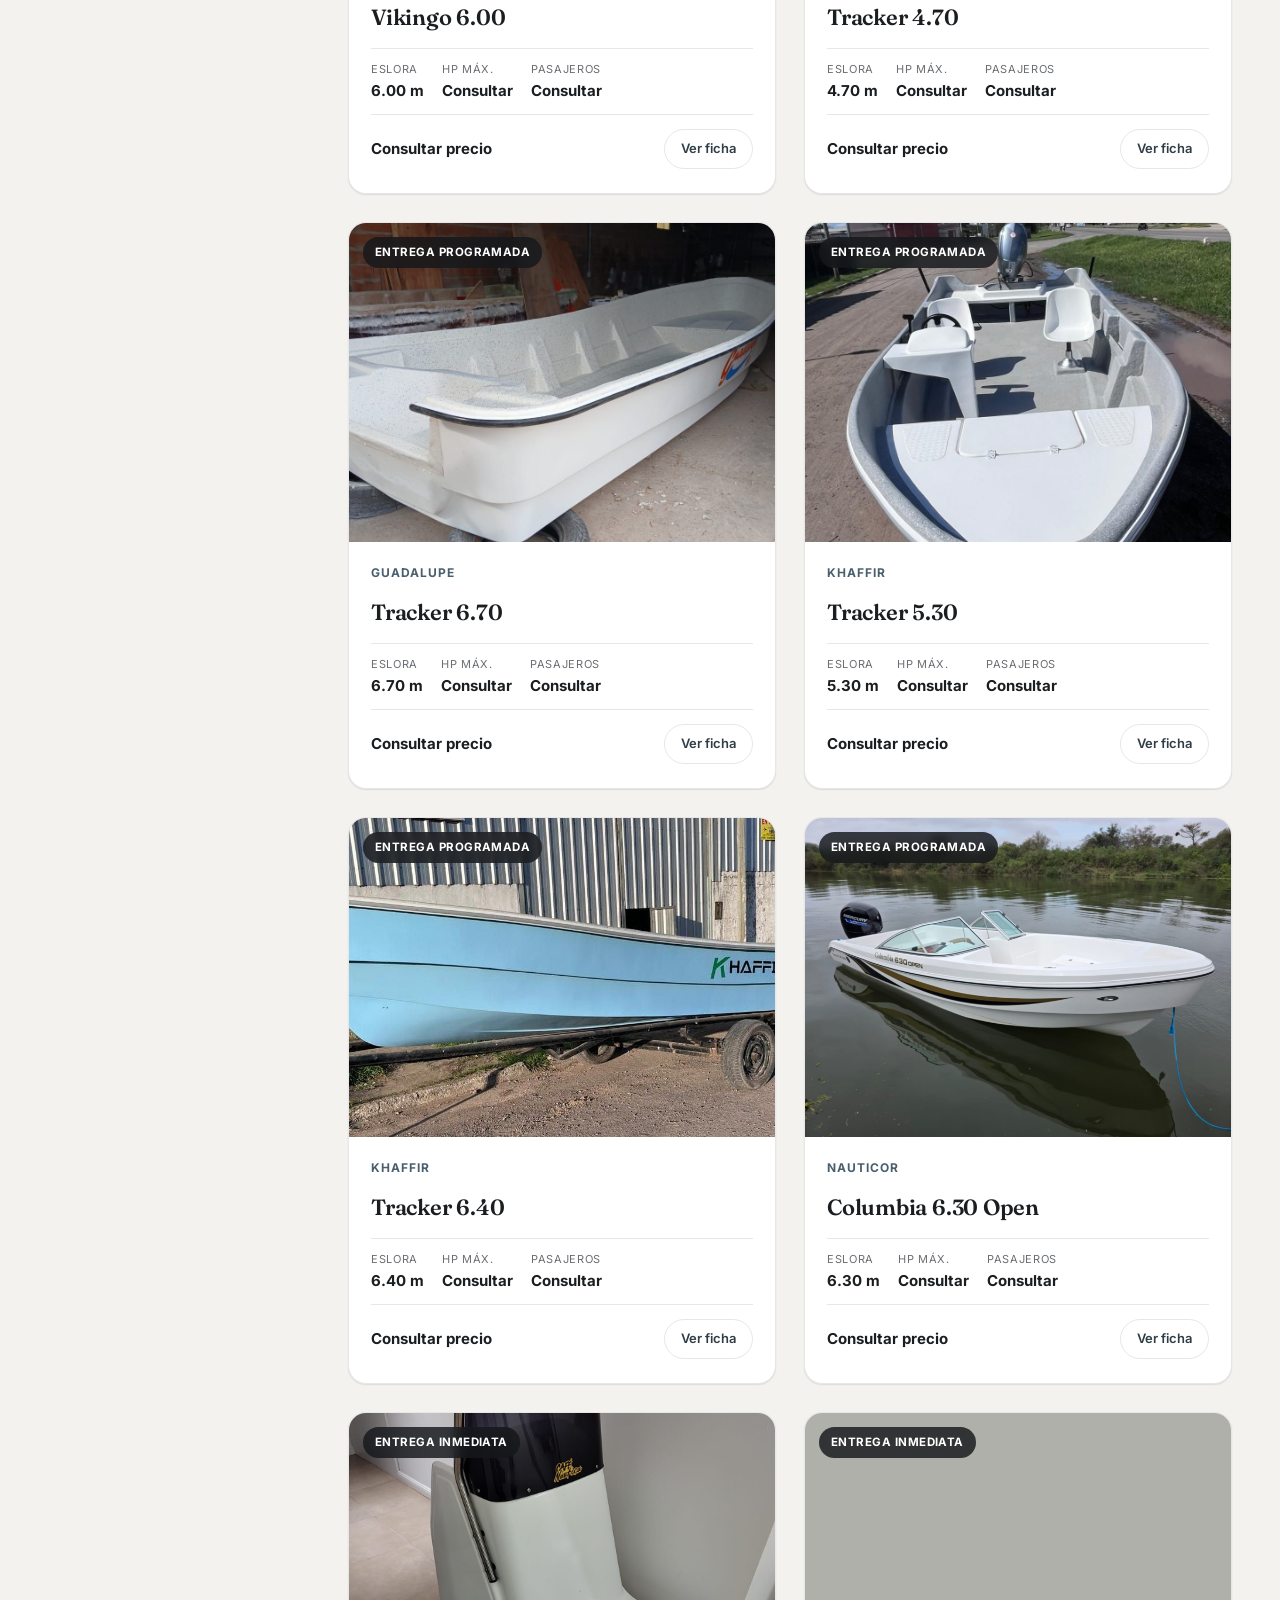
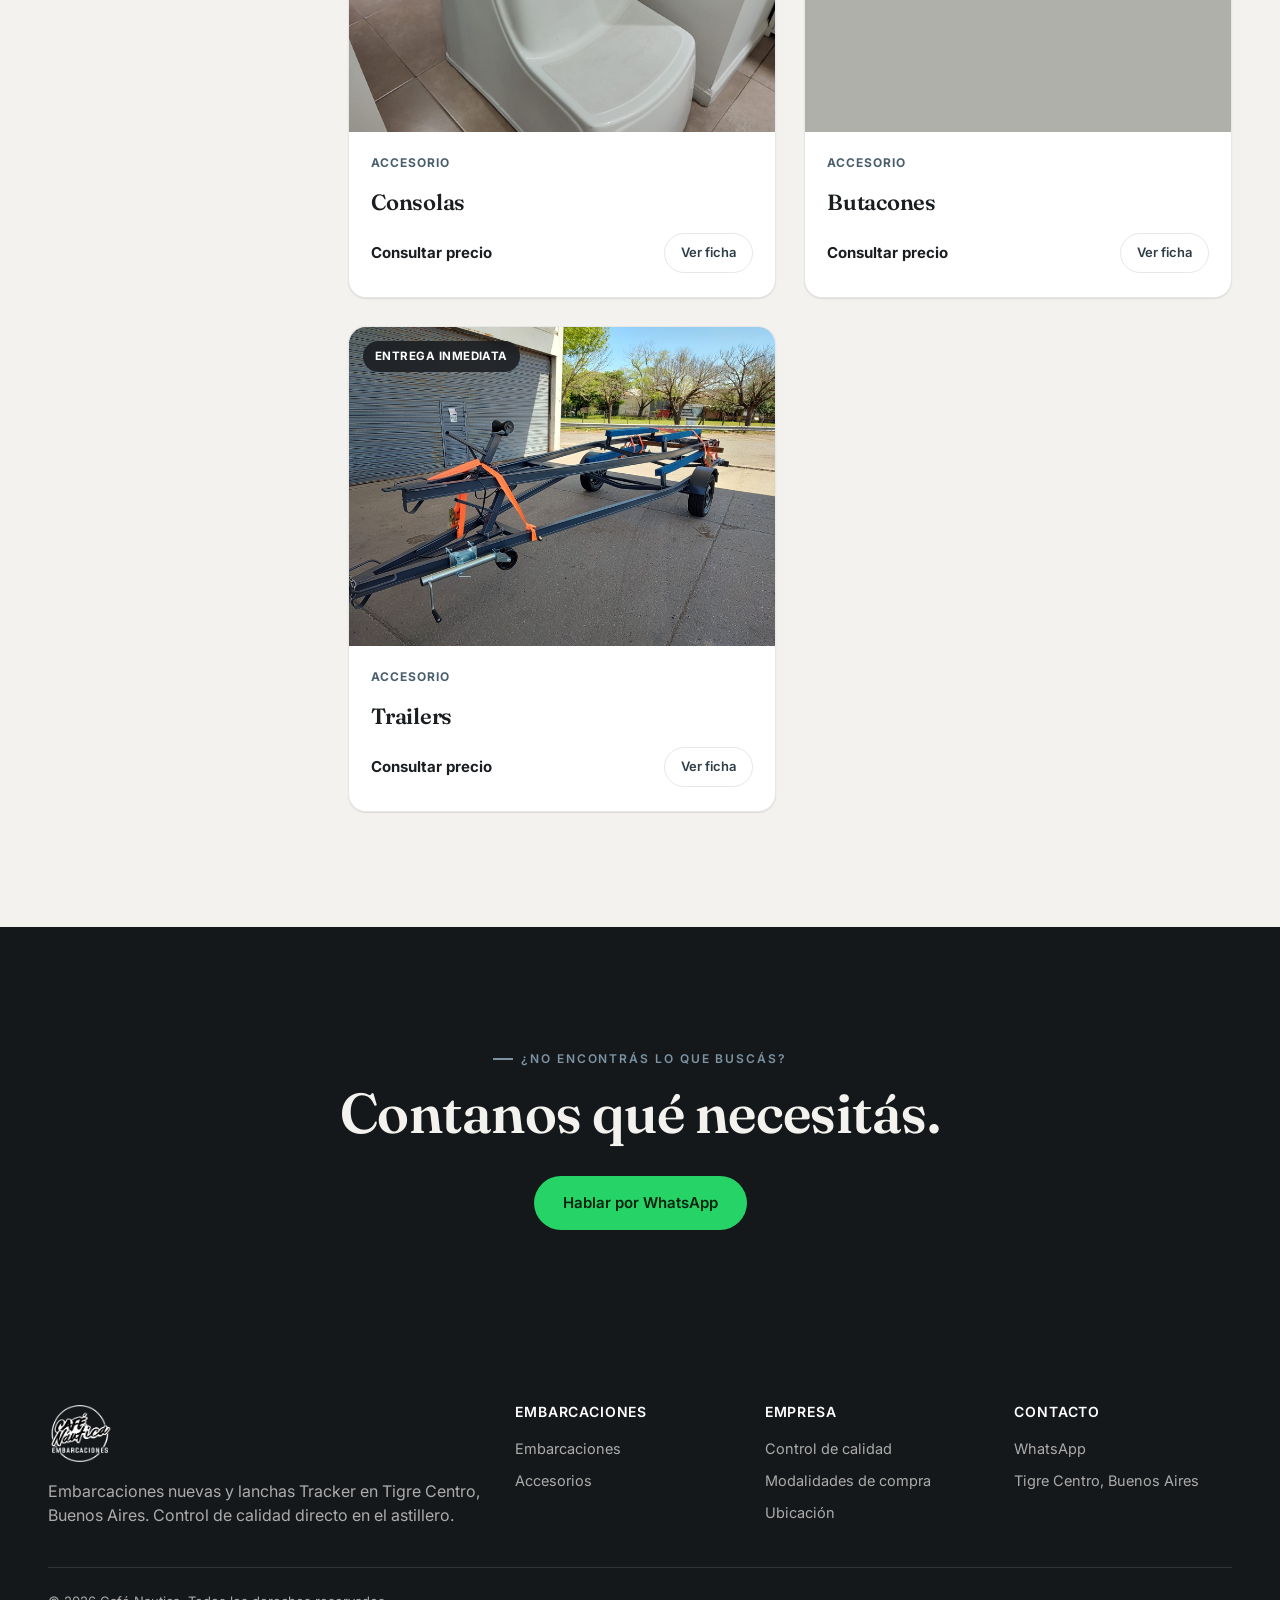
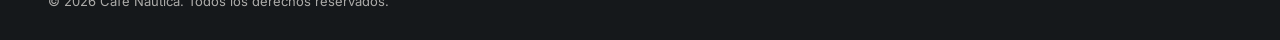
<file: embarcaciones.html>
<!DOCTYPE html>
<html lang="es-AR">
<head>
<meta charset="UTF-8" />
<meta name="viewport" content="width=device-width, initial-scale=1" />
<title>Embarcaciones nuevas y Trackers en Tigre | Café Nautica</title>
<meta name="description" content="Catálogo de embarcaciones nuevas en Tigre: lanchas Tracker de San Ignacio, Guadalupe, Khaffir y Nauticor, y accesorios (consolas, butacones, trailers)." />
<link rel="canonical" href="https://www.cafenautica.com.ar/embarcaciones.html" />
<meta property="og:type" content="website" />
<meta property="og:title" content="Embarcaciones nuevas y Trackers en Tigre" />
<meta property="og:description" content="Catálogo de lanchas Tracker nuevas de nuestros astilleros asociados y accesorios, en Tigre, Buenos Aires." />
<meta property="og:image" content="images/hero-home.jpg" />
<link rel="icon" type="image/png" href="images/logo.png">
<link rel="preconnect" href="https://fonts.googleapis.com">
<link href="https://fonts.googleapis.com/css2?family=Fraunces:wght@500;600;700&family=Inter:wght@400;500;600;700&display=swap" rel="stylesheet">
<link rel="stylesheet" href="css/styles.css" />
</head>
<body>
<a href="#main" class="skip-link">Saltar al contenido</a>

<header class="site-header" data-site-header>
  <div class="container">
    <a href="index.html" class="brand"><img src="images/logo.png" alt="Café Nautica"  /></a>
    <nav class="nav" data-nav-menu>
      <a href="embarcaciones.html">Embarcaciones</a>
      <a href="embarcaciones.html?astillero=__accesorios__">Accesorios</a>
      <a href="index.html#control-calidad">Control de calidad</a>
      <a href="index.html#ubicacion">Ubicación</a>
      <div class="nav-actions">
        <a class="btn btn--outline" href="embarcaciones.html">Ver embarcaciones</a>
        <a class="btn btn--whatsapp" data-whatsapp href="#">
          <svg viewBox="0 0 24 24" fill="currentColor" aria-hidden="true"><path d="M12.04 2c-5.52 0-10 4.48-10 10 0 1.76.46 3.48 1.34 5L2 22l5.17-1.35a9.96 9.96 0 0 0 4.87 1.24h.01c5.52 0 10-4.48 10-10s-4.48-10-10.01-10zm0 18.17h-.01a8.3 8.3 0 0 1-4.24-1.16l-.3-.18-3.15.82.84-3.07-.2-.32a8.27 8.27 0 0 1-1.27-4.41c0-4.58 3.73-8.3 8.32-8.3 2.22 0 4.31.87 5.88 2.44a8.26 8.26 0 0 1 2.43 5.87c0 4.58-3.73 8.11-8.3 8.11zm4.56-6.21c-.25-.12-1.47-.72-1.7-.81-.23-.08-.39-.12-.56.13-.17.25-.64.81-.78.97-.14.17-.29.19-.54.06-.25-.12-1.04-.38-1.98-1.21-.73-.65-1.23-1.46-1.37-1.71-.14-.25-.02-.38.11-.51.11-.11.25-.29.37-.43.12-.14.16-.25.25-.41.08-.17.04-.31-.02-.44-.06-.12-.56-1.34-.76-1.84-.2-.48-.41-.42-.56-.43h-.48c-.17 0-.44.06-.67.31-.23.25-.87.85-.87 2.07 0 1.22.89 2.4 1.01 2.57.12.17 1.76 2.69 4.27 3.77.6.26 1.06.41 1.43.53.6.19 1.15.16 1.58.1.48-.07 1.47-.6 1.68-1.19.21-.58.21-1.08.14-1.19-.07-.1-.23-.16-.48-.28z"/></svg>
          WhatsApp
        </a>
      </div>
    </nav>
    <button class="nav-toggle" data-nav-toggle aria-label="Abrir menú" aria-expanded="false"><span></span></button>
  </div>
</header>

<main id="main">
  <section class="page-hero">
    <div class="page-hero__bg"><img src="images/hero-catalogo.jpg" alt="" /></div>
    <div class="container page-hero__content">
      <p class="breadcrumb"><a href="index.html">Inicio</a> / Embarcaciones</p>
      <h1>Embarcaciones nuevas en Tigre</h1>
      <p class="section-sub">Línea Tracker de nuestros astilleros asociados y accesorios. Filtrá por astillero.</p>
    </div>
  </section>

  <section class="section-pad">
    <div class="container catalog-layout">
      <aside class="filters" data-filters aria-label="Filtros">
        <div class="filter-group">
          <h3>Astillero</h3>
          <div data-filter-shipyard></div>
        </div>
      </aside>
      <div>
        <p class="catalog-results-count" data-catalog-count></p>
        <div class="product-grid" data-catalog-grid></div>
      </div>
    </div>
  </section>

  <section class="section-pad section--dark final-cta">
    <div class="container">
      <p class="eyebrow" style="justify-content:center;">¿No encontrás lo que buscás?</p>
      <h2 class="section-title">Contanos qué necesitás.</h2>
      <div class="final-cta__ctas">
        <a class="btn btn--whatsapp" data-whatsapp data-whatsapp-msg="Hola, estoy buscando una embarcación y quiero que me asesoren." href="#">Hablar por WhatsApp</a>
      </div>
    </div>
  </section>
</main>

<footer class="site-footer">
  <div class="container">
    <div class="footer-grid">
      <div>
        <p class="footer-brand"><img src="images/logo.png" alt="Café Nautica"  /></p>
        <p>Embarcaciones nuevas y lanchas Tracker en Tigre Centro, Buenos Aires. Control de calidad directo en el astillero.</p>
      </div>
      <div>
        <h4>Embarcaciones</h4>
        <ul>
          <li><a href="embarcaciones.html">Embarcaciones</a></li>
          <li><a href="embarcaciones.html?astillero=__accesorios__">Accesorios</a></li>
        </ul>
      </div>
      <div>
        <h4>Empresa</h4>
        <ul>
          <li><a href="index.html#control-calidad">Control de calidad</a></li>
          <li><a href="index.html#modalidades">Modalidades de compra</a></li>
          <li><a href="index.html#ubicacion">Ubicación</a></li>
        </ul>
      </div>
      <div>
        <h4>Contacto</h4>
        <ul>
          <li><a data-whatsapp href="#">WhatsApp</a></li>
          
          <li>Tigre Centro, Buenos Aires</li>
        </ul>
      </div>
    </div>
    <div class="footer-bottom">
      <span>© <span data-year></span> Café Nautica. Todos los derechos reservados.</span>
      
    </div>
  </div>
</footer>

<a class="whatsapp-float" data-whatsapp-float href="#" aria-label="Chatear por WhatsApp">
  <svg viewBox="0 0 24 24" fill="currentColor" aria-hidden="true"><path d="M12.04 2c-5.52 0-10 4.48-10 10 0 1.76.46 3.48 1.34 5L2 22l5.17-1.35a9.96 9.96 0 0 0 4.87 1.24h.01c5.52 0 10-4.48 10-10s-4.48-10-10.01-10zm0 18.17h-.01a8.3 8.3 0 0 1-4.24-1.16l-.3-.18-3.15.82.84-3.07-.2-.32a8.27 8.27 0 0 1-1.27-4.41c0-4.58 3.73-8.3 8.32-8.3 2.22 0 4.31.87 5.88 2.44a8.26 8.26 0 0 1 2.43 5.87c0 4.58-3.73 8.11-8.3 8.11zm4.56-6.21c-.25-.12-1.47-.72-1.7-.81-.23-.08-.39-.12-.56.13-.17.25-.64.81-.78.97-.14.17-.29.19-.54.06-.25-.12-1.04-.38-1.98-1.21-.73-.65-1.23-1.46-1.37-1.71-.14-.25-.02-.38.11-.51.11-.11.25-.29.37-.43.12-.14.16-.25.25-.41.08-.17.04-.31-.02-.44-.06-.12-.56-1.34-.76-1.84-.2-.48-.41-.42-.56-.43h-.48c-.17 0-.44.06-.67.31-.23.25-.87.85-.87 2.07 0 1.22.89 2.4 1.01 2.57.12.17 1.76 2.69 4.27 3.77.6.26 1.06.41 1.43.53.6.19 1.15.16 1.58.1.48-.07 1.47-.6 1.68-1.19.21-.58.21-1.08.14-1.19-.07-.1-.23-.16-.48-.28z"/></svg>
</a>

<script type="module" src="js/catalog.js"></script>
</body>
</html>
</file>
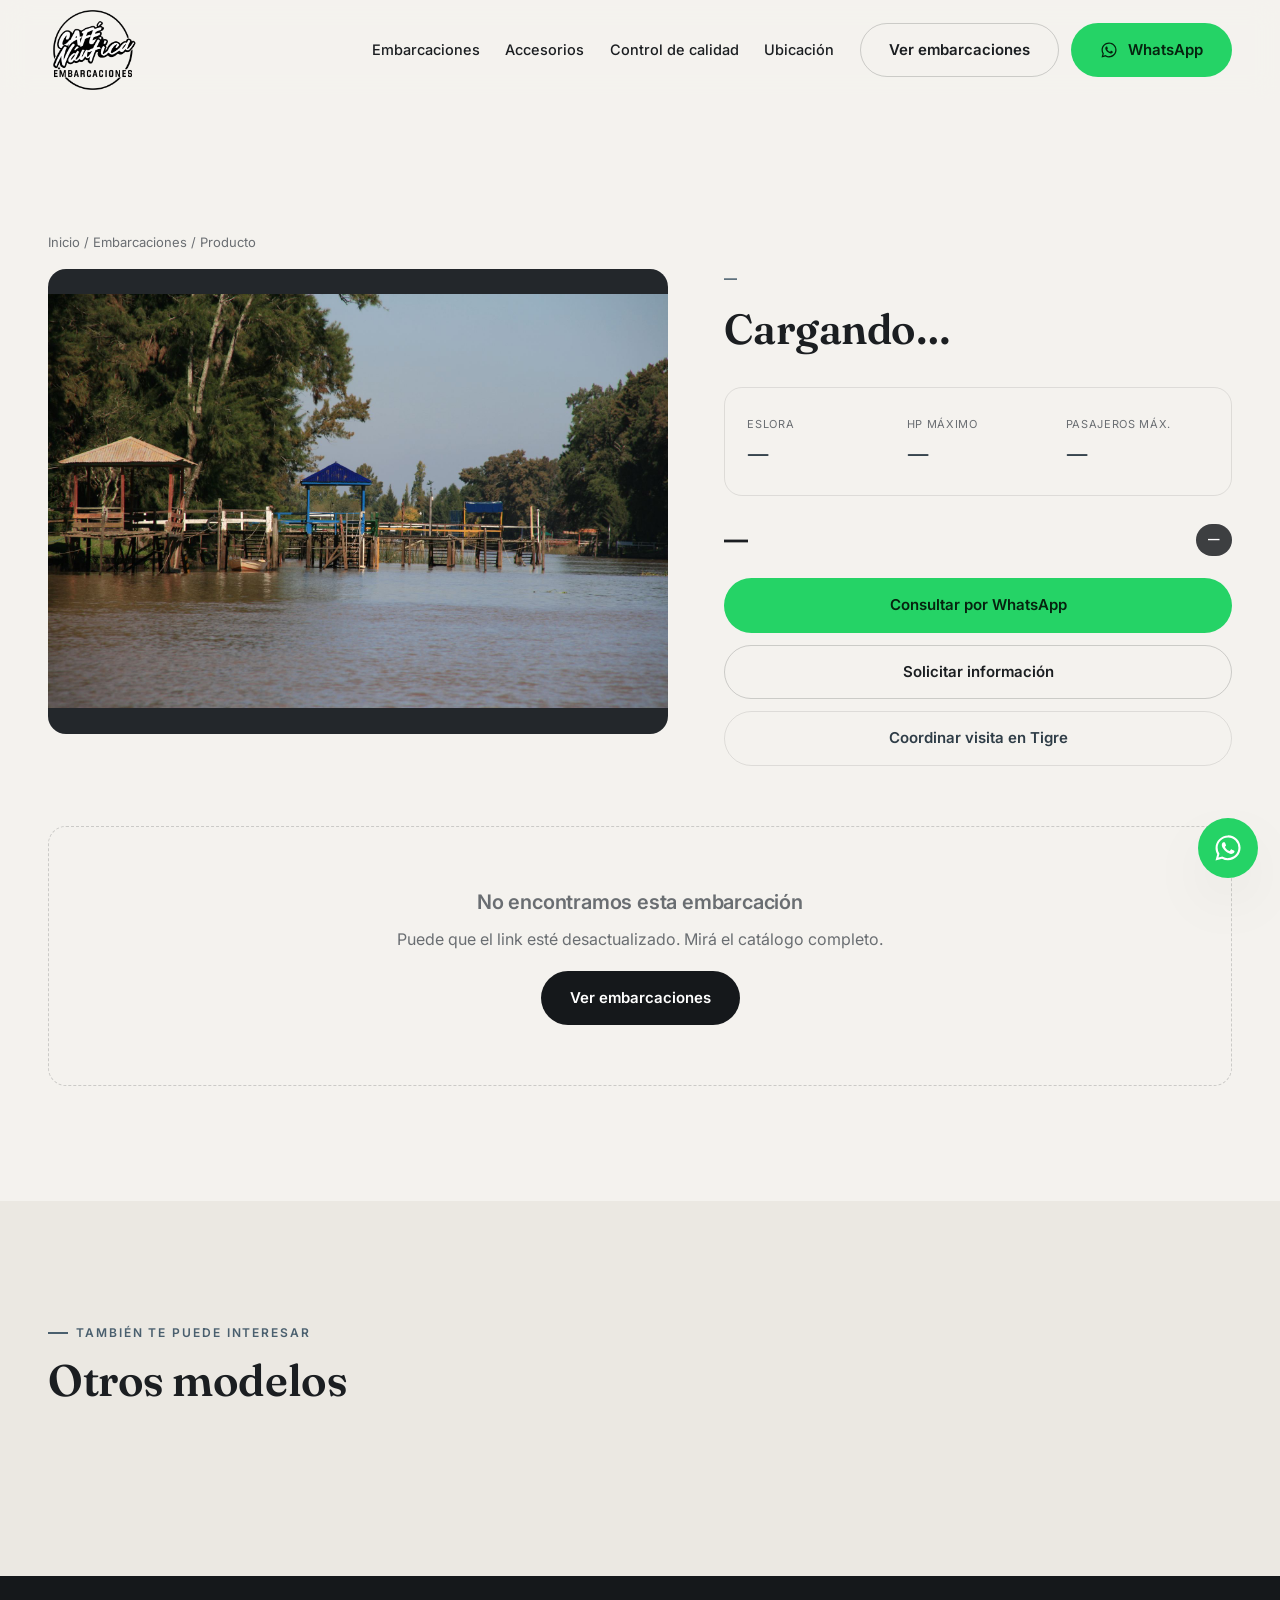
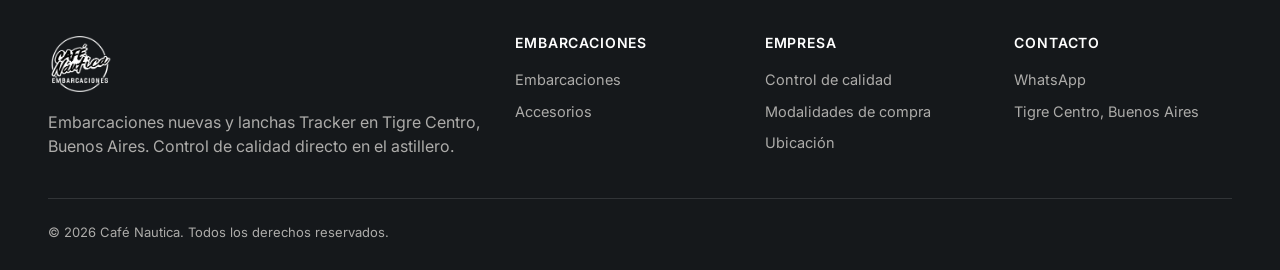
<file: producto.html>
<!DOCTYPE html>
<html lang="es-AR">
<head>
<meta charset="UTF-8" />
<meta name="viewport" content="width=device-width, initial-scale=1" />
<title>Ficha de embarcación | Café Nautica</title>
<meta name="description" content="Ficha técnica de embarcación nueva en Tigre: eslora, HP máximo, pasajeros, disponibilidad y modalidad de entrega." />
<link rel="icon" type="image/png" href="images/logo.png">
<link rel="preconnect" href="https://fonts.googleapis.com">
<link href="https://fonts.googleapis.com/css2?family=Fraunces:wght@500;600;700&family=Inter:wght@400;500;600;700&display=swap" rel="stylesheet">
<link rel="stylesheet" href="css/styles.css" />
</head>
<body>
<a href="#main" class="skip-link">Saltar al contenido</a>

<header class="site-header" data-site-header>
  <div class="container">
    <a href="index.html" class="brand"><img src="images/logo.png" alt="Café Nautica"  /></a>
    <nav class="nav" data-nav-menu>
      <a href="embarcaciones.html">Embarcaciones</a>
      <a href="embarcaciones.html?astillero=__accesorios__">Accesorios</a>
      <a href="index.html#control-calidad">Control de calidad</a>
      <a href="index.html#ubicacion">Ubicación</a>
      <div class="nav-actions">
        <a class="btn btn--outline" href="embarcaciones.html">Ver embarcaciones</a>
        <a class="btn btn--whatsapp" data-whatsapp href="#">
          <svg viewBox="0 0 24 24" fill="currentColor" aria-hidden="true"><path d="M12.04 2c-5.52 0-10 4.48-10 10 0 1.76.46 3.48 1.34 5L2 22l5.17-1.35a9.96 9.96 0 0 0 4.87 1.24h.01c5.52 0 10-4.48 10-10s-4.48-10-10.01-10zm0 18.17h-.01a8.3 8.3 0 0 1-4.24-1.16l-.3-.18-3.15.82.84-3.07-.2-.32a8.27 8.27 0 0 1-1.27-4.41c0-4.58 3.73-8.3 8.32-8.3 2.22 0 4.31.87 5.88 2.44a8.26 8.26 0 0 1 2.43 5.87c0 4.58-3.73 8.11-8.3 8.11zm4.56-6.21c-.25-.12-1.47-.72-1.7-.81-.23-.08-.39-.12-.56.13-.17.25-.64.81-.78.97-.14.17-.29.19-.54.06-.25-.12-1.04-.38-1.98-1.21-.73-.65-1.23-1.46-1.37-1.71-.14-.25-.02-.38.11-.51.11-.11.25-.29.37-.43.12-.14.16-.25.25-.41.08-.17.04-.31-.02-.44-.06-.12-.56-1.34-.76-1.84-.2-.48-.41-.42-.56-.43h-.48c-.17 0-.44.06-.67.31-.23.25-.87.85-.87 2.07 0 1.22.89 2.4 1.01 2.57.12.17 1.76 2.69 4.27 3.77.6.26 1.06.41 1.43.53.6.19 1.15.16 1.58.1.48-.07 1.47-.6 1.68-1.19.21-.58.21-1.08.14-1.19-.07-.1-.23-.16-.48-.28z"/></svg>
          WhatsApp
        </a>
      </div>
    </nav>
    <button class="nav-toggle" data-nav-toggle aria-label="Abrir menú" aria-expanded="false"><span></span></button>
  </div>
</header>

<main id="main">
  <section class="section-pad" style="padding-top: calc(var(--header-h) + 32px);">
    <div class="container">
      <p class="breadcrumb" style="color:var(--color-muted);">
        <a href="index.html">Inicio</a> / <a href="embarcaciones.html">Embarcaciones</a> / <span data-breadcrumb-name>Producto</span>
      </p>

      <div class="product-detail" data-product-root>
        <div class="product-gallery">
          <div class="product-gallery__main">
            <img data-gallery-main src="images/hero-catalogo.jpg" alt="" loading="lazy" />
          </div>
          <div class="product-gallery__thumbs" data-gallery-thumbs></div>
        </div>

        <div class="product-info">
          <p class="product-info__brand" data-product-brand>—</p>
          <h1 data-product-title>Cargando…</h1>
          <p class="product-info__desc" data-product-desc></p>

          <div class="product-info__specs" data-product-specs>
            <div class="highlight"><span class="spec-label">Eslora</span><br/><span class="spec-value" data-product-length>—</span></div>
            <div class="highlight"><span class="spec-label">HP máximo</span><br/><span class="spec-value" data-product-hp>—</span></div>
            <div class="highlight"><span class="spec-label">Pasajeros máx.</span><br/><span class="spec-value" data-product-passengers>—</span></div>
          </div>

          <div class="product-info__price-row">
            <span class="product-info__price" data-product-price>—</span>
            <span class="badge badge--availability" style="position:static;" data-product-availability>—</span>
          </div>

          <div class="product-info__ctas">
            <a class="btn btn--whatsapp btn--block" data-whatsapp data-product-whatsapp href="#">Consultar por WhatsApp</a>
            <a class="btn btn--outline btn--block" data-whatsapp data-product-info href="#">Solicitar información</a>
            <a class="btn btn--ghost btn--block" data-whatsapp data-product-visit href="#">Coordinar visita en Tigre</a>
          </div>

          <ul class="highlight-list" data-product-highlights></ul>
        </div>
      </div>

      <div class="empty-state" data-product-not-found hidden style="margin-top:40px;">
        <h2 style="font-family: var(--font-sans); font-size: 20px; margin-bottom: 10px;">No encontramos esta embarcación</h2>
        <p style="margin-bottom:20px;">Puede que el link esté desactualizado. Mirá el catálogo completo.</p>
        <a class="btn btn--primary" href="embarcaciones.html">Ver embarcaciones</a>
      </div>
    </div>
  </section>

  <section class="section-pad section--alt" data-related-section>
    <div class="container">
      <div class="section-head">
        <p class="eyebrow">También te puede interesar</p>
        <h2 class="section-title">Otros modelos</h2>
      </div>
      <div class="product-grid" data-related-grid></div>
    </div>
  </section>
</main>

<footer class="site-footer">
  <div class="container">
    <div class="footer-grid">
      <div>
        <p class="footer-brand"><img src="images/logo.png" alt="Café Nautica"  /></p>
        <p>Embarcaciones nuevas y lanchas Tracker en Tigre Centro, Buenos Aires. Control de calidad directo en el astillero.</p>
      </div>
      <div>
        <h4>Embarcaciones</h4>
        <ul>
          <li><a href="embarcaciones.html">Embarcaciones</a></li>
          <li><a href="embarcaciones.html?astillero=__accesorios__">Accesorios</a></li>
        </ul>
      </div>
      <div>
        <h4>Empresa</h4>
        <ul>
          <li><a href="index.html#control-calidad">Control de calidad</a></li>
          <li><a href="index.html#modalidades">Modalidades de compra</a></li>
          <li><a href="index.html#ubicacion">Ubicación</a></li>
        </ul>
      </div>
      <div>
        <h4>Contacto</h4>
        <ul>
          <li><a data-whatsapp href="#">WhatsApp</a></li>
          
          <li>Tigre Centro, Buenos Aires</li>
        </ul>
      </div>
    </div>
    <div class="footer-bottom">
      <span>© <span data-year></span> Café Nautica. Todos los derechos reservados.</span>
      
    </div>
  </div>
</footer>

<a class="whatsapp-float" data-whatsapp-float href="#" aria-label="Chatear por WhatsApp">
  <svg viewBox="0 0 24 24" fill="currentColor" aria-hidden="true"><path d="M12.04 2c-5.52 0-10 4.48-10 10 0 1.76.46 3.48 1.34 5L2 22l5.17-1.35a9.96 9.96 0 0 0 4.87 1.24h.01c5.52 0 10-4.48 10-10s-4.48-10-10.01-10zm0 18.17h-.01a8.3 8.3 0 0 1-4.24-1.16l-.3-.18-3.15.82.84-3.07-.2-.32a8.27 8.27 0 0 1-1.27-4.41c0-4.58 3.73-8.3 8.32-8.3 2.22 0 4.31.87 5.88 2.44a8.26 8.26 0 0 1 2.43 5.87c0 4.58-3.73 8.11-8.3 8.11zm4.56-6.21c-.25-.12-1.47-.72-1.7-.81-.23-.08-.39-.12-.56.13-.17.25-.64.81-.78.97-.14.17-.29.19-.54.06-.25-.12-1.04-.38-1.98-1.21-.73-.65-1.23-1.46-1.37-1.71-.14-.25-.02-.38.11-.51.11-.11.25-.29.37-.43.12-.14.16-.25.25-.41.08-.17.04-.31-.02-.44-.06-.12-.56-1.34-.76-1.84-.2-.48-.41-.42-.56-.43h-.48c-.17 0-.44.06-.67.31-.23.25-.87.85-.87 2.07 0 1.22.89 2.4 1.01 2.57.12.17 1.76 2.69 4.27 3.77.6.26 1.06.41 1.43.53.6.19 1.15.16 1.58.1.48-.07 1.47-.6 1.68-1.19.21-.58.21-1.08.14-1.19-.07-.1-.23-.16-.48-.28z"/></svg>
</a>

<div class="sticky-cta">
  <span style="font-weight:700;" data-product-title-sticky>Consultanos</span>
  <a class="btn btn--whatsapp btn--small" data-whatsapp data-product-whatsapp href="#">WhatsApp</a>
</div>

<script type="module" src="js/product.js"></script>
</body>
</html>
</file>
<file: css/styles.css>
/* =========================================================
   Café Nautica — Design tokens & reset
   ========================================================= */
:root {
  /* Color palette — premium automotive / technical marine */
  --color-bg: #f4f2ee;
  --color-bg-alt: #ebe8e2;
  --color-surface: #ffffff;
  --color-graphite: #23272b;
  --color-charcoal: #15181b;
  --color-ink: #1b1e21;
  --color-steel: #4a5f6e;
  --color-steel-light: #7c93a3;
  --color-steel-dark: #2f3d47;
  --color-line: rgba(21, 24, 27, 0.1);
  --color-line-strong: rgba(21, 24, 27, 0.18);
  --color-muted: #6a6e72;
  --color-on-dark: #f4f2ee;
  --color-on-dark-muted: rgba(244, 242, 238, 0.68);
  --color-whatsapp: #25D366;

  --font-display: 'Fraunces', 'Georgia', serif;
  --font-sans: 'Inter', -apple-system, BlinkMacSystemFont, 'Segoe UI', sans-serif;

  --container-max: 1320px;
  --radius-sm: 4px;
  --radius-md: 10px;
  --radius-lg: 18px;
  --shadow-sm: 0 1px 2px rgba(21, 24, 27, 0.06), 0 1px 1px rgba(21, 24, 27, 0.04);
  --shadow-md: 0 12px 28px -12px rgba(21, 24, 27, 0.22);
  --shadow-lg: 0 24px 60px -20px rgba(21, 24, 27, 0.35);
  --ease: cubic-bezier(0.16, 1, 0.3, 1);
  --header-h: 100px;
}

* , *::before, *::after { box-sizing: border-box; }
html { scroll-behavior: smooth; }
body {
  margin: 0;
  font-family: var(--font-sans);
  background: var(--color-bg);
  color: var(--color-ink);
  -webkit-font-smoothing: antialiased;
  line-height: 1.5;
}
body.nav-open { overflow: hidden; }
img { max-width: 100%; display: block; height: auto; }
a { color: inherit; text-decoration: none; }
ul { list-style: none; margin: 0; padding: 0; }
h1, h2, h3, h4 { font-family: var(--font-display); font-weight: 600; margin: 0; letter-spacing: -0.01em; }
p { margin: 0; }
button { font: inherit; cursor: pointer; }
.container {
  width: 100%;
  max-width: var(--container-max);
  margin-inline: auto;
  padding-inline: clamp(20px, 4vw, 48px);
}
.visually-hidden {
  position: absolute; width: 1px; height: 1px; overflow: hidden;
  clip: rect(0 0 0 0); white-space: nowrap;
}
.skip-link {
  position: absolute; left: 12px; top: -60px; z-index: 300;
  background: var(--color-charcoal); color: #fff; padding: 10px 16px;
  border-radius: var(--radius-sm); transition: top .2s var(--ease);
}
.skip-link:focus { top: 12px; }

section { position: relative; }
.section-pad { padding-block: clamp(56px, 9vw, 120px); }
.section-pad--tight { padding-block: clamp(40px, 6vw, 80px); }
.section--dark { background: var(--color-charcoal); color: var(--color-on-dark); }
.section--alt { background: var(--color-bg-alt); }

.eyebrow {
  display: inline-flex; align-items: center; gap: 8px;
  font-size: 12px; letter-spacing: 0.16em; text-transform: uppercase;
  color: var(--color-steel); font-weight: 600; margin-bottom: 14px;
}
.eyebrow::before { content: ''; width: 20px; height: 2px; background: var(--color-steel); display: inline-block; }
.section--dark .eyebrow, .section--darkbg .eyebrow { color: var(--color-steel-light); }
.section--dark .eyebrow::before { background: var(--color-steel-light); }

.section-head { max-width: 680px; margin-bottom: clamp(32px, 5vw, 56px); }
.section-head--center { margin-inline: auto; text-align: center; }
.section-title { font-size: clamp(28px, 4vw, 44px); line-height: 1.1; }
.section-sub { margin-top: 14px; color: var(--color-muted); font-size: 17px; max-width: 56ch; }
.section--dark .section-sub { color: var(--color-on-dark-muted); }
.section-head--center .section-sub { margin-inline: auto; }

/* Buttons */
.btn {
  display: inline-flex; align-items: center; justify-content: center; gap: 10px;
  padding: 15px 28px; border-radius: 999px; font-weight: 600; font-size: 15px;
  border: 1px solid transparent; transition: transform .25s var(--ease), background .25s var(--ease), color .25s var(--ease), border-color .25s var(--ease);
  white-space: nowrap;
}
.btn--primary { background: var(--color-charcoal); color: #fff; }
.btn--primary:hover { background: var(--color-steel-dark); transform: translateY(-2px); }
.btn--outline { background: transparent; color: var(--color-ink); border-color: var(--color-line-strong); }
.btn--outline:hover { border-color: var(--color-ink); transform: translateY(-2px); }
.section--dark .btn--outline { color: #fff; border-color: rgba(255,255,255,0.3); }
.section--dark .btn--outline:hover { border-color: #fff; }
.btn--whatsapp { background: var(--color-whatsapp); color: #06230f; }
.btn--whatsapp:hover { background: #1fb858; transform: translateY(-2px); }
.btn--ghost { background: transparent; color: var(--color-steel-dark); border-color: var(--color-line); }
.btn--ghost:hover { border-color: var(--color-steel); color: var(--color-steel-dark); }
.btn--small { padding: 9px 16px; font-size: 13px; }
.btn--block { width: 100%; }
.btn svg { width: 18px; height: 18px; flex: none; }

/* =========================================================
   Header / Nav
   ========================================================= */
.site-header {
  position: sticky; top: 0; z-index: 260;
  padding-block: 10px;
  display: flex; align-items: center;
  border-bottom: 1px solid transparent;
  transition: border-color .3s var(--ease);
}
/* El blur vive en un ::before (no en .site-header) para no crear un containing
   block que atrape al menú mobile position:fixed dentro de la caja del header. */
.site-header::before {
  content: ''; position: absolute; inset: 0; z-index: -1;
  background: rgba(244, 242, 238, 0.7);
  backdrop-filter: blur(14px);
  -webkit-backdrop-filter: blur(14px);
  transition: background .3s var(--ease);
}
.site-header.is-scrolled::before { background: rgba(244, 242, 238, 0.92); }
.site-header.is-scrolled { border-color: var(--color-line); }
.site-header .container { display: flex; align-items: center; justify-content: space-between; gap: 24px; }
.brand {display: flex; align-items: center; gap: 10px; font-family: var(--font-display); font-size: 21px; font-weight: 700; letter-spacing: -0.01em; }
.brand img { height: 80px; width: auto; object-fit: contain; display: block; }
.brand span { color: var(--color-steel); }
.nav { display: flex; align-items: center; gap: clamp(16px, 2vw, 32px); }
.nav a:not(.btn) {
  font-size: 14.5px; font-weight: 500; color: var(--color-ink); position: relative; padding: 6px 0;
}
.nav a:not(.btn)::after {
  content: ''; position: absolute; left: 0; bottom: 0; width: 0; height: 1.5px; background: var(--color-ink);
  transition: width .25s var(--ease);
}
.nav a:not(.btn):hover::after { width: 100%; }
.nav-actions { display: flex; align-items: center; gap: 12px; }
.nav-toggle {
  display: none; background: none; border: none; width: 40px; height: 40px;
  position: relative; align-items: center; justify-content: center;
}
.nav-toggle span, .nav-toggle span::before, .nav-toggle span::after {
  content: ''; position: absolute; width: 22px; height: 2px; background: var(--color-ink); transition: transform .25s var(--ease), opacity .25s var(--ease);
}
.nav-toggle span::before { transform: translateY(-7px); }
.nav-toggle span::after { transform: translateY(7px); }
.nav-toggle[aria-expanded="true"] span { background: transparent; }
.nav-toggle[aria-expanded="true"] span::before { transform: rotate(45deg); }
.nav-toggle[aria-expanded="true"] span::after { transform: rotate(-45deg); }

@media (max-width: 900px) {
  .nav { position: fixed; inset: var(--header-h) 0 0 0; background: var(--color-bg); flex-direction: column;
    justify-content: flex-start; align-items: stretch; padding: 32px 24px 28px; gap: 4px; transform: translateX(100%);
    transition: transform .35s var(--ease); overflow-y: auto; }
  .nav.is-open { transform: translateX(0); }
  .nav a:not(.btn) { font-size: 20px; padding: 14px 2px; border-bottom: 1px solid var(--color-line); }
  .nav a:not(.btn)::after { display: none; }
  .nav-actions { flex-direction: column; align-items: stretch; margin-top: 22px; width: 100%; gap: 14px; }
  .nav-toggle { display: inline-flex; z-index: 10; }
  body.nav-open .whatsapp-float,
  body.nav-open .sticky-cta { display: none; }
}

/* =========================================================
   Hero
   ========================================================= */
.hero {
  min-height: 92vh; display: flex; align-items: flex-end;
  background: var(--color-charcoal); color: #fff;
  position: relative; overflow: hidden;
}
.hero__bg { position: absolute; inset: 0; }
.hero__bg img { width: 100%; height: 100%; object-fit: cover; object-position: center 68%; opacity: 0.78; }
.hero__bg::after {
  content: ''; position: absolute; inset: 0;
  background: linear-gradient(180deg, rgba(21,24,27,0.25) 0%, rgba(21,24,27,0.55) 55%, rgba(21,24,27,0.95) 100%);
}
.hero__content { position: relative; padding-block: 56px clamp(48px, 8vw, 96px); max-width: 880px; }
.hero__kicker {
  display: inline-flex; align-items: center; gap: 10px; font-size: 13px; letter-spacing: 0.14em; text-transform: uppercase;
  color: #fff; margin-bottom: 20px; font-weight: 700; text-shadow: 0 1px 10px rgba(0,0,0,0.45);
}
.hero__kicker::before { content: ''; width: 7px; height: 7px; border-radius: 50%; background: var(--color-steel-light); flex: none; }
.hero__title { font-size: clamp(38px, 6.4vw, 78px); line-height: 1.02; }
.hero__sub { margin-top: 22px; font-size: clamp(16px, 2vw, 19px); color: rgba(255,255,255,0.82); max-width: 54ch; }
.hero__ctas { display: flex; flex-wrap: wrap; gap: 14px; margin-top: 36px; }
.hero__meta { display: flex; flex-wrap: wrap; gap: clamp(20px, 4vw, 44px); margin-top: 52px; padding-top: 28px; border-top: 1px solid rgba(255,255,255,0.18); }
.hero__meta-item .num { font-family: var(--font-display); font-size: 26px; display: block; }
.hero__meta-item .label { font-size: 12.5px; color: rgba(255,255,255,0.6); text-transform: uppercase; letter-spacing: 0.08em; }

/* =========================================================
   Product cards
   ========================================================= */
.product-grid { display: grid; grid-template-columns: repeat(auto-fill, minmax(min(300px, 100%), 1fr)); gap: 28px; }
.product-grid--featured { grid-template-columns: repeat(auto-fill, minmax(min(340px, 100%), 1fr)); }
.product-card {
  background: var(--color-surface); border-radius: var(--radius-lg); overflow: hidden;
  box-shadow: var(--shadow-sm); border: 1px solid var(--color-line);
  transition: transform .35s var(--ease), box-shadow .35s var(--ease);
  display: flex; flex-direction: column;
}
.product-card:hover { transform: translateY(-6px); box-shadow: var(--shadow-md); }
.product-card__media { position: relative; display: block; aspect-ratio: 4/3; overflow: hidden; background: var(--color-graphite); }
.product-card__media img { width: 100%; height: 100%; object-fit: cover; transition: transform .6s var(--ease); }
.product-card:hover .product-card__media img { transform: scale(1.06); }
.badge {
  position: absolute; top: 14px; left: 14px; font-size: 11.5px; font-weight: 700; letter-spacing: 0.04em;
  padding: 7px 12px; border-radius: 999px; text-transform: uppercase;
}
.badge--availability { background: rgba(21,24,27,0.82); color: #fff; backdrop-filter: blur(4px); }
.product-card__body { padding: 22px 22px 24px; display: flex; flex-direction: column; gap: 14px; flex: 1; }
.product-card__eyebrow { font-size: 12px; text-transform: uppercase; letter-spacing: 0.08em; color: var(--color-steel); font-weight: 700; }
.product-card__title { font-size: 22px; }
.product-card__title a:hover { text-decoration: underline; }
.product-card__specs { display: flex; gap: 18px; flex-wrap: wrap; border-top: 1px solid var(--color-line); border-bottom: 1px solid var(--color-line); padding-block: 12px; }
.product-card__specs li { display: flex; flex-direction: column; gap: 2px; }
.spec-label { font-size: 11px; text-transform: uppercase; letter-spacing: 0.06em; color: var(--color-muted); }
.spec-value { font-weight: 700; font-size: 15px; overflow-wrap: anywhere; }
.product-card__footer { display: flex; align-items: center; justify-content: space-between; gap: 12px; margin-top: auto; }
.product-card__price { font-weight: 700; font-size: 15px; }
.product-card--featured .product-card__title { font-size: 26px; }

/* =========================================================
   Size explorer
   ========================================================= */
.size-explorer__tabs { display: flex; flex-wrap: wrap; gap: 10px; margin-bottom: 36px; }
.size-tab {
  border: 1px solid var(--color-line-strong); background: transparent; border-radius: 999px;
  padding: 12px 22px; font-weight: 700; font-size: 15px; transition: all .25s var(--ease);
}
.size-tab:hover { border-color: var(--color-steel); }
.size-tab.is-active { background: var(--color-charcoal); color: #fff; border-color: var(--color-charcoal); }
.size-explorer__panel { display: grid; grid-template-columns: 1.1fr 0.9fr; gap: 40px; align-items: center; }
.size-explorer__media { border-radius: var(--radius-lg); overflow: hidden; aspect-ratio: 4/3; background: var(--color-graphite); }
.size-explorer__media img { width: 100%; height: 100%; object-fit: contain; }
.size-explorer__specs { display: grid; grid-template-columns: repeat(2, 1fr); gap: 20px; margin-block: 24px; }
.size-explorer__specs .spec-value { font-size: 24px; font-family: var(--font-display); }
.size-explorer__info h3 { font-size: 30px; margin-bottom: 10px; }
.size-explorer__info p.desc { color: var(--color-muted); margin-bottom: 8px; }
@media (max-width: 820px) {
  .size-explorer__panel { grid-template-columns: 1fr; }
  /* 1fr tracks size to content by default; force them to share space evenly
     so long spec labels/values can't push the grid past the viewport. */
  .size-explorer__specs { grid-template-columns: repeat(2, minmax(0, 1fr)); }
}

/* =========================================================
   Process / Quality control
   ========================================================= */
.process-grid { display: grid; grid-template-columns: repeat(5, 1fr); gap: 2px; background: rgba(255,255,255,0.08); border-radius: var(--radius-lg); overflow: hidden; }
.process-step { background: var(--color-charcoal); padding: 28px 20px 32px; position: relative; min-height: 220px; display: flex; flex-direction: column; }
.process-step__num { font-family: var(--font-display); font-size: 42px; color: rgba(255,255,255,0.22); line-height: 1; margin-bottom: 18px; }
.process-step__icon {
  width: 72px;
  height: 72px;
  border-radius: 50%;
  background: rgba(255,255,255,0.06);
  border: 1px solid rgba(255,255,255,0.14);
  display: flex;
  align-items: center;
  justify-content: center;
  margin-bottom: 22px;
  transition: background .35s var(--ease), border-color .35s var(--ease);
}
.process-step__icon svg { width: 32px; height: 32px; color: var(--color-steel-light); }
.process-step:hover .process-step__icon { background: rgba(255,255,255,0.1); border-color: rgba(255,255,255,0.28); }
.process-step h3 { font-size: 18px; color: #fff; margin-bottom: 8px; }
.process-step p { font-size: 14px; color: var(--color-on-dark-muted); }
@media (max-width: 980px) {
  .process-grid { grid-template-columns: 1fr; }
  .process-step { min-height: unset; }
}

/* =========================================================
   Why us / features
   ========================================================= */
.feature-grid { display: grid; grid-template-columns: repeat(auto-fit, minmax(min(240px, 100%), 1fr)); gap: 2px; background: var(--color-line); border: 1px solid var(--color-line); border-radius: var(--radius-lg); overflow: hidden; }
.feature-card { background: var(--color-surface); padding: 32px 26px; }
.feature-card__icon { width: 44px; height: 44px; border-radius: 12px; background: var(--color-bg-alt); display: flex; align-items: center; justify-content: center; margin-bottom: 20px; }
.feature-card__icon svg { width: 22px; height: 22px; color: var(--color-steel-dark); }
.feature-card h3 { font-size: 18px; margin-bottom: 8px; }
.feature-card p { font-size: 14.5px; color: var(--color-muted); }

/* Purchase modalities */
.modalities-grid { display: grid; grid-template-columns: repeat(auto-fit, minmax(min(260px, 100%), 1fr)); gap: 24px; }
.modality-card {
  border: 1px solid var(--color-line-strong); border-radius: var(--radius-lg); padding: 30px 26px; background: var(--color-surface);
  transition: transform .3s var(--ease), box-shadow .3s var(--ease);
}
.modality-card:hover { transform: translateY(-4px); box-shadow: var(--shadow-md); }
.modality-card__num { font-size: 12px; font-weight: 700; letter-spacing: 0.08em; text-transform: uppercase; color: var(--color-steel); margin-bottom: 14px; display: block; }
.modality-card h3 { font-size: 21px; margin-bottom: 12px; }
.modality-card p { color: var(--color-muted); font-size: 15px; }

/* Brands */
.brand-strip { display: flex; flex-wrap: wrap; align-items: center; justify-content: space-between; gap: 32px; }
.brand-strip img { height: 34px; width: auto; opacity: 0.85; filter: grayscale(1); transition: opacity .25s var(--ease), filter .25s var(--ease); }
.brand-strip img:hover { opacity: 1; filter: grayscale(0); }
.brand-partners__eyebrow { text-align: center; display: block; }
.brand-partners {
  display: flex;
  flex-wrap: wrap;
  justify-content: center;
  align-items: baseline;
  gap: 14px 48px;
  margin-top: 10px;
}
.brand-partners__name {
  font-family: var(--font-display);
  font-size: clamp(22px, 3vw, 34px);
  font-weight: 600;
  color: var(--color-ink);
  letter-spacing: 0.01em;
}
.brand-partners__note {
  max-width: 560px;
  margin: 18px auto 0;
  text-align: center;
  color: var(--color-muted);
  font-size: 15px;
}

/* Accessories */
.accessory-grid { display: grid; grid-template-columns: repeat(auto-fit, minmax(min(260px, 100%), 1fr)); gap: 24px; }

/* Gallery */
.gallery-masonry { columns: 4 240px; column-gap: 18px; }
.gallery-masonry figure { break-inside: avoid; margin: 0 0 18px; border-radius: var(--radius-md); overflow: hidden; position: relative; }
.gallery-masonry img { width: 100%; display: block; transition: transform .5s var(--ease); }
.gallery-masonry figure:hover img { transform: scale(1.05); }
.gallery-masonry figcaption {
  position: absolute; left: 0; right: 0; bottom: 0; padding: 14px 16px;
  background: linear-gradient(180deg, transparent, rgba(0,0,0,0.65));
  color: #fff; font-size: 13px; font-weight: 600; opacity: 0; transition: opacity .25s var(--ease);
}
.gallery-masonry figure:hover figcaption { opacity: 1; }

/* Location */
.location-grid { display: grid; grid-template-columns: 1fr 1fr; gap: 48px; align-items: center; }
.location-map { border-radius: var(--radius-lg); overflow: hidden; aspect-ratio: 16/10; border: 1px solid var(--color-line); filter: grayscale(0.15) contrast(1.05); }
.location-map iframe { width: 100%; height: 100%; border: 0; display: block; }
.location-info ul { margin-top: 20px; display: flex; flex-direction: column; gap: 12px; }
.location-info li { display: flex; gap: 12px; align-items: flex-start; font-size: 15px; }
.location-info li svg { width: 20px; height: 20px; flex: none; color: var(--color-steel); margin-top: 2px; }
@media (max-width: 860px) { .location-grid { grid-template-columns: 1fr; } }

/* Final CTA */
.final-cta { text-align: center; }
.final-cta .section-title { font-size: clamp(32px, 5vw, 56px); }
.final-cta__ctas { display: flex; justify-content: center; gap: 16px; flex-wrap: wrap; margin-top: 32px; }

/* Footer */
.site-footer { background: var(--color-charcoal); color: var(--color-on-dark-muted); padding-block: 56px 28px; }
.footer-grid { display: grid; grid-template-columns: 2fr 1fr 1fr 1fr; gap: 32px; margin-bottom: 40px; }
.footer-grid h4 { color: #fff; font-size: 14px; text-transform: uppercase; letter-spacing: 0.06em; margin-bottom: 16px; font-family: var(--font-sans); }
.footer-grid ul { display: flex; flex-direction: column; gap: 10px; font-size: 14.5px; }
.footer-grid a:hover { color: #fff; }
.footer-brand { display: flex; align-items: center; gap: 10px; font-family: var(--font-display); font-size: 22px; color: #fff; margin-bottom: 14px; }
.footer-brand img { height: 64px; width: 64px; object-fit: contain; display: block; filter: invert(1); }
.footer-bottom { border-top: 1px solid rgba(255,255,255,0.12); padding-top: 24px; display: flex; justify-content: space-between; flex-wrap: wrap; gap: 12px; font-size: 13px; }
@media (max-width: 780px) { .footer-grid { grid-template-columns: 1fr 1fr; } }

/* WhatsApp float */
.whatsapp-float {
  position: fixed; bottom: 22px; right: 22px; z-index: 250;
  width: 60px; height: 60px; border-radius: 50%; background: var(--color-whatsapp);
  display: flex; align-items: center; justify-content: center; box-shadow: var(--shadow-lg);
  transition: transform .25s var(--ease);
}
.whatsapp-float:hover { transform: scale(1.08); }
.whatsapp-float svg { width: 30px; height: 30px; color: #fff; }

/* Scroll reveal */
[data-reveal] { opacity: 0; transform: translateY(28px); transition: opacity .7s var(--ease), transform .7s var(--ease); }
[data-reveal].is-visible { opacity: 1; transform: translateY(0); }
[data-reveal-delay="1"] { transition-delay: .08s; }
[data-reveal-delay="2"] { transition-delay: .16s; }
[data-reveal-delay="3"] { transition-delay: .24s; }
[data-reveal-delay="4"] { transition-delay: .32s; }

/* Breadcrumb / page hero (catalog & product pages) */
.page-hero { background: var(--color-charcoal); color: #fff; padding-block: 140px 56px; position: relative; overflow: hidden; }
.page-hero__bg { position: absolute; inset: 0; }
.page-hero__bg img { width: 100%; height: 100%; object-fit: cover; opacity: 0.4; }
.page-hero__content { position: relative; }
.breadcrumb { font-size: 13px; color: var(--color-on-dark-muted); margin-bottom: 16px; }
.breadcrumb a:hover { text-decoration: underline; }
.page-hero h1 { font-size: clamp(30px, 4.6vw, 52px); }
.page-hero .section-sub { color: rgba(255,255,255,0.82); }

/* Catalog filters */
.catalog-layout { display: grid; grid-template-columns: 260px 1fr; gap: 40px; align-items: start; }
.filters { position: sticky; top: calc(var(--header-h) + 24px); border: 1px solid var(--color-line); border-radius: var(--radius-lg); padding: 24px; background: var(--color-surface); }
.filters h3 { font-size: 13px; text-transform: uppercase; letter-spacing: 0.06em; margin-bottom: 14px; }
.filter-group { margin-bottom: 22px; }
.filter-group:last-child { margin-bottom: 0; }
.filter-option { display: flex; align-items: center; gap: 10px; padding: 7px 0; font-size: 14.5px; cursor: pointer; }
.filter-option input { accent-color: var(--color-charcoal); }
.catalog-results-count { color: var(--color-muted); font-size: 14px; margin-bottom: 20px; }
.empty-state { padding: 60px 20px; text-align: center; color: var(--color-muted); border: 1px dashed var(--color-line-strong); border-radius: var(--radius-lg); }
@media (max-width: 920px) {
  .catalog-layout { grid-template-columns: 1fr; }
  .filters { position: static; min-width: 0; }
}

/* Product detail page */
.product-detail { display: grid; grid-template-columns: 1.1fr 0.9fr; gap: 56px; align-items: start; }
.product-gallery__main { border-radius: var(--radius-lg); overflow: hidden; aspect-ratio: 4/3; background: var(--color-graphite); margin-bottom: 14px; }
.product-gallery__main img { width: 100%; height: 100%; object-fit: contain; }
.product-gallery__thumbs { display: flex; gap: 12px; flex-wrap: wrap; }
.product-gallery__thumbs button { border: 2px solid transparent; border-radius: var(--radius-sm); overflow: hidden; width: 86px; height: 64px; padding: 0; background: var(--color-graphite); }
.product-gallery__thumbs button.is-active { border-color: var(--color-steel); }
.product-gallery__thumbs img { width: 100%; height: 100%; object-fit: cover; }
.product-info__brand { font-size: 13px; text-transform: uppercase; letter-spacing: 0.08em; color: var(--color-steel); font-weight: 700; margin-bottom: 10px; }
.product-info h1 { font-size: clamp(30px, 4vw, 42px); margin-bottom: 14px; }
.product-info__desc { color: var(--color-muted); font-size: 16px; margin-bottom: 26px; }
.product-info__specs { display: grid; grid-template-columns: repeat(3, 1fr); gap: 16px; border: 1px solid var(--color-line); border-radius: var(--radius-lg); padding: 22px; margin-bottom: 26px; }
.product-info__specs[hidden] { display: none; }
.product-info__specs .spec-value { font-size: 26px; font-family: var(--font-display); }
.product-info__specs .highlight .spec-value { color: var(--color-steel-dark); }
.product-info__price-row { display: flex; align-items: center; justify-content: space-between; margin-bottom: 20px; }
.product-info__price { font-size: 24px; font-weight: 700; }
.product-info__ctas { display: flex; flex-direction: column; gap: 12px; }
.highlight-list { display: flex; flex-wrap: wrap; gap: 10px; margin-top: 20px; }
.highlight-list li { font-size: 13px; background: var(--color-bg-alt); padding: 7px 14px; border-radius: 999px; }
.sticky-cta {
  position: fixed; bottom: 0; left: 0; right: 0; z-index: 240; background: var(--color-surface);
  border-top: 1px solid var(--color-line-strong); padding: 14px 16px; display: none;
  align-items: center; justify-content: space-between; gap: 12px; box-shadow: 0 -8px 24px rgba(0,0,0,0.08);
}
@media (max-width: 760px) {
  .product-detail { grid-template-columns: 1fr; }
  /* Grid items default to min-width: auto, so unwrapped spec text could
     force the 1fr track (and the whole page) wider than the viewport. */
  .product-gallery, .product-info { min-width: 0; }
  .product-info__specs { grid-template-columns: repeat(3, minmax(0, 1fr)); }
  .sticky-cta { display: flex; }
  .whatsapp-float { bottom: 86px; }
}

/* Utility fade-in for hero image load */
img[loading="lazy"] { background: var(--color-graphite); }
</file>
